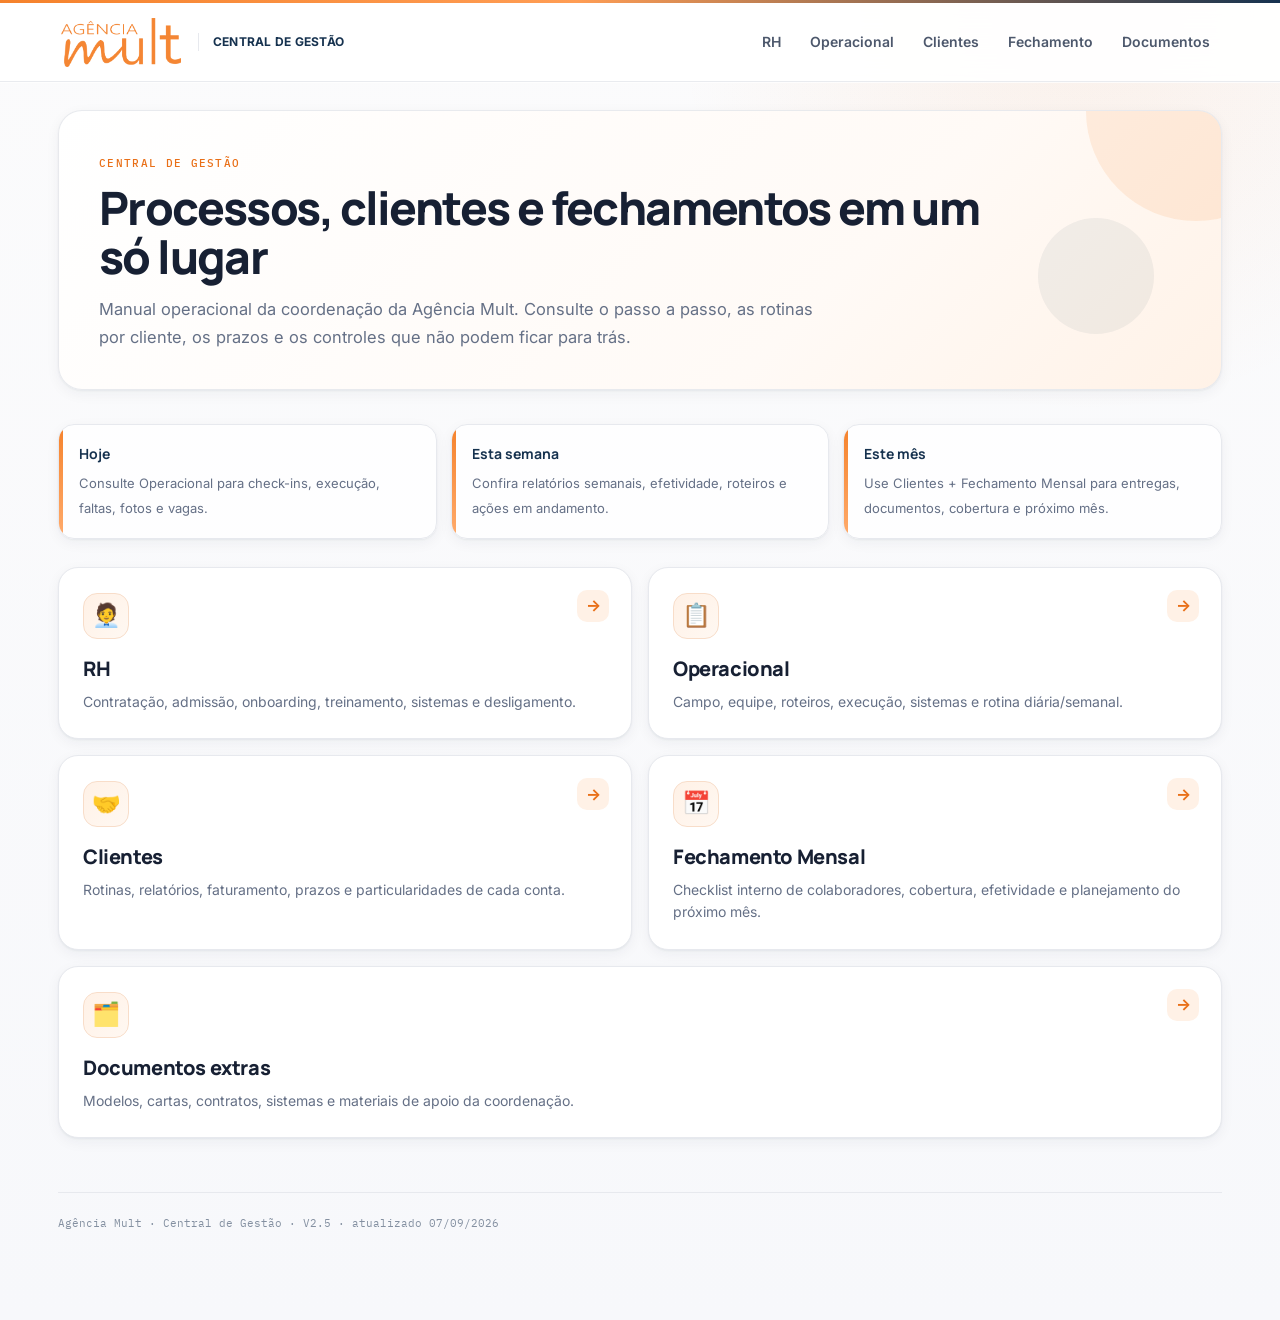
<file: index.html>
<!doctype html><html lang="pt-BR"><head><meta charset="utf-8"><meta name="viewport" content="width=device-width,initial-scale=1"><title>Central de Gestão — Agência Mult</title><link rel="stylesheet" href="assets/style.css"></head><body>
<nav class="top"><div class="wrap wide"><a class="brand brand-logo" href="index.html"><img src="assets/logo-agencia-mult.png" alt="Agência Mult"><span class="brand-title">Central de Gestão</span></a><div class="links"><a href="rh.html">RH</a><a href="operacional.html">Operacional</a><a href="clientes.html">Clientes</a><a href="fechamento-mensal.html">Fechamento</a><a href="documentos-extras.html">Documentos</a></div></div></nav>
<div class="wrap wide"><header class="page"><span class="eyebrow">Central de Gestão</span><h1>Processos, clientes e fechamentos em um só lugar</h1><p class="lead">Manual operacional da coordenação da Agência Mult. Consulte o passo a passo, as rotinas por cliente, os prazos e os controles que não podem ficar para trás.</p></header>
<div class="quick-grid"><div class="quick"><b>Hoje</b><span>Consulte Operacional para check-ins, execução, faltas, fotos e vagas.</span></div><div class="quick"><b>Esta semana</b><span>Confira relatórios semanais, efetividade, roteiros e ações em andamento.</span></div><div class="quick"><b>Este mês</b><span>Use Clientes + Fechamento Mensal para entregas, documentos, cobertura e próximo mês.</span></div></div>
<div class="home-grid five">
<a class="home-card" href="rh.html"><div class="icon">🧑‍💼</div><h2>RH</h2><p>Contratação, admissão, onboarding, treinamento, sistemas e desligamento.</p></a>
<a class="home-card" href="operacional.html"><div class="icon">📋</div><h2>Operacional</h2><p>Campo, equipe, roteiros, execução, sistemas e rotina diária/semanal.</p></a>
<a class="home-card" href="clientes.html"><div class="icon">🤝</div><h2>Clientes</h2><p>Rotinas, relatórios, faturamento, prazos e particularidades de cada conta.</p></a>
<a class="home-card" href="fechamento-mensal.html"><div class="icon">📅</div><h2>Fechamento Mensal</h2><p>Checklist interno de colaboradores, cobertura, efetividade e planejamento do próximo mês.</p></a>
<a class="home-card" href="documentos-extras.html"><div class="icon">🗂️</div><h2>Documentos extras</h2><p>Modelos, cartas, contratos, sistemas e materiais de apoio da coordenação.</p></a>
</div><footer class="page">Agência Mult · Central de Gestão · V2.5 · atualizado 07/09/2026</footer></div></body></html>
</file>
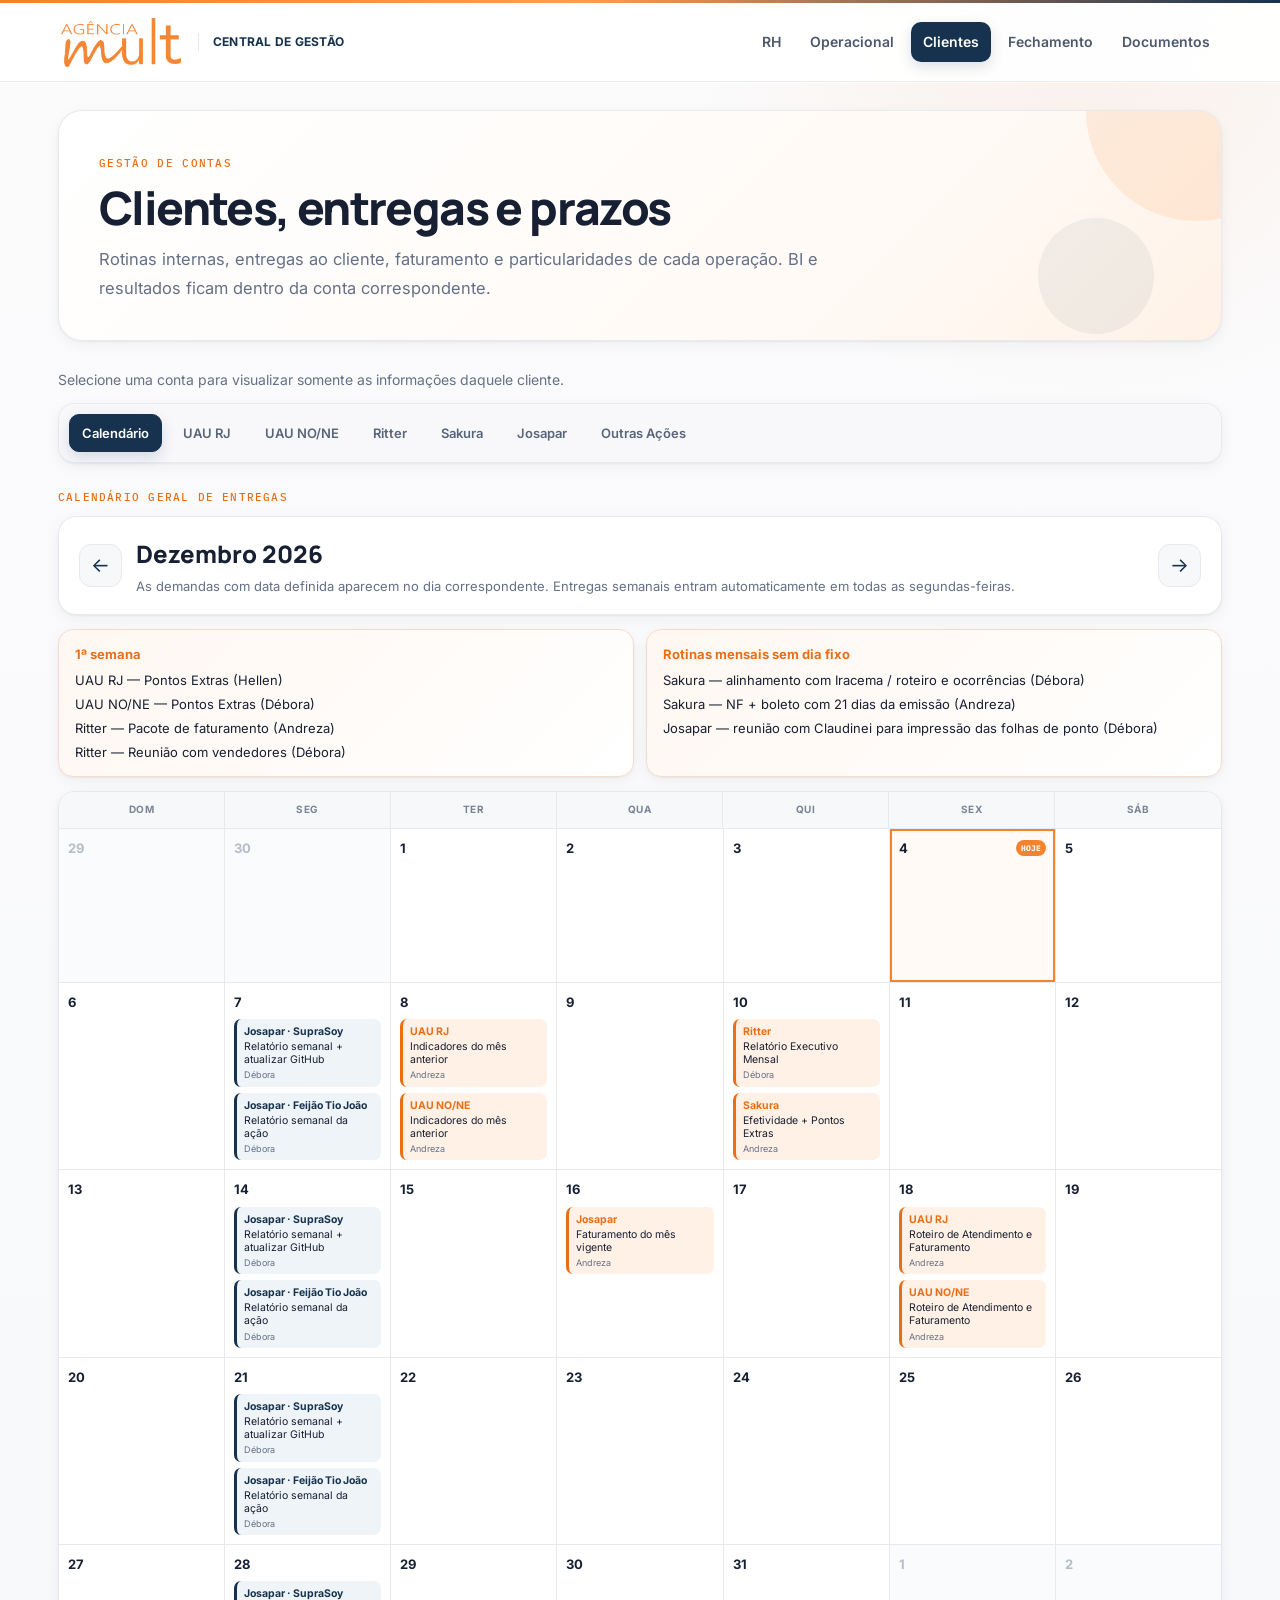
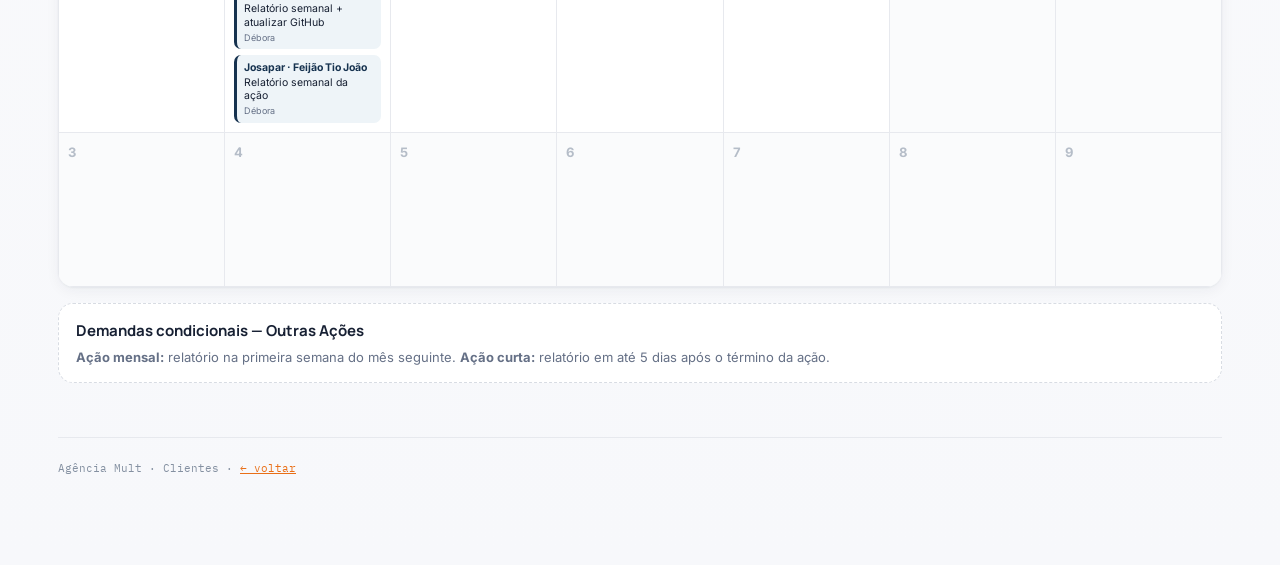
<file: clientes.html>
<!doctype html><html lang="pt-BR"><head><meta charset="utf-8"><meta name="viewport" content="width=device-width,initial-scale=1"><title>Clientes — Agência Mult</title><link rel="stylesheet" href="assets/style.css"></head><body>
<nav class="top"><div class="wrap wide"><a class="brand brand-logo" href="index.html"><img src="assets/logo-agencia-mult.png" alt="Agência Mult"><span class="brand-title">Central de Gestão</span></a><div class="links"><a href="rh.html">RH</a><a href="operacional.html">Operacional</a><a href="clientes.html" class="active">Clientes</a><a href="fechamento-mensal.html">Fechamento</a><a href="documentos-extras.html">Documentos</a></div></div></nav>
<div class="wrap wide"><header class="page"><span class="eyebrow">Gestão de contas</span><h1>Clientes, entregas e prazos</h1><p class="lead">Rotinas internas, entregas ao cliente, faturamento e particularidades de cada operação. BI e resultados ficam dentro da conta correspondente.</p></header>
<p class="client-hint">Selecione uma conta para visualizar somente as informações daquele cliente.</p><div class="client-nav" role="tablist" aria-label="Clientes"><a href="#calendario" class="active" role="tab">Calendário</a><a href="#uau-rj" role="tab">UAU RJ</a><a href="#uau-none" role="tab">UAU NO/NE</a><a href="#ritter" role="tab">Ritter</a><a href="#sakura" role="tab">Sakura</a><a href="#josapar" role="tab">Josapar</a><a href="#outras" role="tab">Outras Ações</a></div>
<section id="calendario" class="client-view active">
  <div class="section-label">Calendário geral de entregas</div>
  <div class="calendar-toolbar">
    <button type="button" class="calendar-btn" id="calPrev" aria-label="Mês anterior">←</button>
    <div>
      <h2 id="calendarTitle">Calendário</h2>
      <p>As demandas com data definida aparecem no dia correspondente. Entregas semanais entram automaticamente em todas as segundas-feiras.</p>
    </div>
    <button type="button" class="calendar-btn" id="calNext" aria-label="Próximo mês">→</button>
  </div>

  <div class="calendar-windows">
    <div class="calendar-window"><b>1ª semana</b><span>UAU RJ — Pontos Extras (Hellen)</span><span>UAU NO/NE — Pontos Extras (Débora)</span><span>Ritter — Pacote de faturamento (Andreza)</span><span>Ritter — Reunião com vendedores (Débora)</span></div>
    <div class="calendar-window"><b>Rotinas mensais sem dia fixo</b><span>Sakura — alinhamento com Iracema / roteiro e ocorrências (Débora)</span><span>Sakura — NF + boleto com 21 dias da emissão (Andreza)</span><span>Josapar — reunião com Claudinei para impressão das folhas de ponto (Débora)</span></div>
  </div>

  <div class="calendar-scroll">
    <div class="calendar-grid calendar-weekdays" aria-hidden="true">
      <div>DOM</div><div>SEG</div><div>TER</div><div>QUA</div><div>QUI</div><div>SEX</div><div>SÁB</div>
    </div>
    <div class="calendar-grid" id="calendarGrid" aria-live="polite"></div>
  </div>

  <div class="calendar-conditional">
    <h3>Demandas condicionais — Outras Ações</h3>
    <p><b>Ação mensal:</b> relatório na primeira semana do mês seguinte. <b>Ação curta:</b> relatório em até 5 dias após o término da ação.</p>
  </div>
</section>

<section id="uau-rj" class="client-card client-view"><h2>UAU RJ</h2><div class="meta"><span>Empresa: MULTI TRADE MARKETING</span><span>Redes: Guanabara · Atacadão · Prezunic · Mundial · Assaí · Megabox</span></div>
<div class="subcard"><h3>Indicadores</h3><p class="compact">Andreza · mensal · período do dia 1 ao último dia · <span class="deadline">envio até dia 08 do mês subsequente</span>. Fonte: Trade Pro. Atualizar base Indicadores UAU com caixas abertas por loja, turnover, ruptura e efetividade.</p></div>
<div class="subcard"><h3>Pontos Extras</h3><p class="compact">Hellen · mensal · <span class="deadline">1ª semana do mês subsequente</span>. Fotos do Trade Pro + grupos de WhatsApp. Gerar um PowerPoint separado por rede e enviar ao executivo responsável + André Bolzan.</p></div>
<div class="subcard"><h3>Roteiro de Atendimento e Faturamento</h3><p class="compact">Andreza · <span class="deadline">dia 18 do mês vigente</span>. Usar a base existente, conferir lojas/frequência/dias, identificar promotor somente pela matrícula do Trade Pro e calcular valor por loja. A soma das lojas deve ser exatamente igual ao valor da fatura. Enviar à UAU e emitir NFs somente após o OK.</p></div>
<div class="subcard"><h3>Power BI</h3><p class="compact">Atualização realizada por Gabriella com Felix. <span class="status-note">Escopo detalhado ainda a documentar.</span></p></div></section>

<section id="uau-none" class="client-card client-view"><h2>UAU NO/NE</h2><div class="meta"><span>Empresa: MULTI TRADE MARKETING</span></div><div class="subcard"><h3>Indicadores</h3><p class="compact">Andreza · mesmo padrão UAU RJ · <span class="deadline">até dia 08 do mês subsequente</span>.</p></div><div class="subcard"><h3>Pontos Extras</h3><p class="compact">Débora · <span class="deadline">1ª semana do mês subsequente</span>. Mesmo protocolo de coleta do RJ, porém em um único arquivo consolidado com todas as redes atendidas.</p></div><div class="subcard"><h3>Roteiro de Atendimento e Faturamento</h3><p class="compact">Andreza · <span class="deadline">dia 18 do mês vigente</span>.</p></div></section>

<section id="ritter" class="client-card client-view"><h2>Ritter</h2><div class="meta"><span>Empresa: MULTI TRADE MARKETING</span><span>Coordenação: Débora</span><span>Equipe: promotores exclusivos</span></div><div class="subcard"><h3>Pacote Mensal de Faturamento</h3><p class="compact">Andreza · 1ª semana do mês subsequente. Fatura Descritiva + boleto + NF + FGTS do mês anterior/comprovante + detalhamento da guia FGTS (RE) + INSS. Boleto com vencimento até dia 15.</p></div><div class="subcard"><h3>Relatório Executivo Mensal</h3><p class="compact">Débora · <span class="deadline">até dia 10 do mês subsequente</span>. Conteúdo fixo: Efetividade · Ocorrências · Pontos Extras.</p></div><div class="subcard"><h3>Reunião mensal</h3><p class="compact">Débora · agendar reunião com os vendedores na <span class="deadline">primeira semana do mês</span>.</p></div></section>

<section id="sakura" class="client-card client-view"><h2>Sakura</h2><div class="meta"><span>Empresa: MULTI TRADE MARKETING</span><span>Promotora: Bárbara</span><span>Vendedora: Iracema</span></div><div class="subcard"><h3>Alinhamento mensal</h3><p class="compact">Débora · conferir com Bárbara ocorrências/particularidades das lojas e alinhar com Iracema se o roteiro permanece igual ou precisa de alterações.</p></div><div class="subcard"><h3>Relatório Mensal</h3><p class="compact">Andreza · Efetividade + Pontos Extras · <span class="deadline">até dia 10 do mês subsequente</span>.</p></div><div class="subcard"><h3>Cobrança</h3><p class="compact">Andreza · enviar somente NF + boleto. O boleto tem prazo de 21 dias a partir da emissão. Não há fatura descritiva nem roteiro para faturamento.</p></div></section>

<section id="josapar" class="client-card client-view"><h2>Josapar</h2><div class="meta"><span>Empresa: FORMA TRADE MKT</span></div><div class="subcard"><h3>Promotores — Gestão DP/RH</h3><p class="compact">A Josapar faz a gestão operacional em sistema próprio, sem acesso da Agência Mult e sem participação da agência no grupo de fotos. A Mult atua principalmente em DP/RH, comunicação e campanhas pontuais.</p><ul class="compact"><li><b>Folha de ponto:</b> Débora agenda reunião mensal com Claudinei, que leva o notebook com acesso ao sistema para impressão das folhas do mês completo.</li></ul></div>
<div class="subcard"><h3>SupraSoy — 2 demonstradoras</h3><p class="compact">Débora · relatório toda segunda-feira. Demonstradoras preenchem Google Forms diariamente; Claudinei envia vendas reais da semana anterior; Débora reúne Excel do Forms + vendas + fotos do WhatsApp e envia ao chat de IA. A IA gera o PPT e os arquivos do relatório interativo. Revisar, enviar PPT, atualizar GitHub e validar o link publicado.</p></div>
<div class="subcard"><h3>Feijão Tio João — 1 demonstradora</h3><p class="compact">Débora · mesmo fluxo semanal: Excel do Google Forms + vendas reais do Claudinei + fotos → IA → revisão → PowerPoint → envio toda segunda-feira.</p></div>
<div class="subcard"><h3>Faturamento</h3><p class="compact">Andreza · <span class="deadline">dia 16 do mês vigente</span>. Preparar Excel da fatura → enviar para Claudinei validar → aguardar OK → providenciar NF → enviar por e-mail Excel aprovado + NF.</p></div></section>

<section id="outras" class="client-card client-view"><h2>Outras Ações / Novos Clientes</h2><div class="meta"><span>Exemplos: Segafredo · Banana Brasil · SuperGoma</span></div><p class="compact">Processo replicável para ações ainda não fixas. As demonstradoras preenchem Google Forms diariamente com informações da execução no PDV.</p><div class="subcard"><h3>Prazo de relatório</h3><ul class="compact"><li><b>Ação mensal:</b> envio na primeira semana do mês seguinte.</li><li><b>Ação curta:</b> envio em até 5 dias após o término.</li></ul></div><div class="subcard"><h3>Checklist de abertura</h3><ul class="check"><li>Definir cliente, marca/produto e empresa/CNPJ responsável</li><li>Definir período, lojas, equipe e coordenação responsável</li><li>Criar Google Forms da ação e testar</li><li>Criar grupo da ação com cliente e demonstradoras/promotores</li><li>Definir padrão de fotos e informações</li><li>Confirmar como serão recebidas as vendas reais, quando aplicável</li><li>Definir prazo e destinatários do relatório</li><li>Checar com o cliente sobre treinamento de produto e organizar quando aplicável</li></ul></div></section>
<footer class="page">Agência Mult · Clientes · <a href="index.html">← voltar</a></footer></div><script>
(function(){
  const tabs = Array.from(document.querySelectorAll('.client-nav a'));
  const views = Array.from(document.querySelectorAll('.client-view'));
  function showView(id, updateHash){
    if(!document.getElementById(id)) id = 'calendario';
    views.forEach(v => v.classList.toggle('active', v.id === id));
    tabs.forEach(t => {
      const on = t.getAttribute('href') === '#' + id;
      t.classList.toggle('active', on);
      t.setAttribute('aria-selected', on ? 'true' : 'false');
    });
    if(updateHash && history.replaceState){ history.replaceState(null, '', '#' + id); }
    window.scrollTo({top:0, behavior:'smooth'});
  }
  tabs.forEach(tab => tab.addEventListener('click', function(e){
    e.preventDefault();
    showView(this.getAttribute('href').slice(1), true);
  }));
  const initial = location.hash ? location.hash.slice(1) : 'calendario';
  showView(initial, false);

  const monthlyEvents = {
    8: [
      {client:'UAU RJ', task:'Indicadores do mês anterior', owner:'Andreza'},
      {client:'UAU NO/NE', task:'Indicadores do mês anterior', owner:'Andreza'}
    ],
    10: [
      {client:'Ritter', task:'Relatório Executivo Mensal', owner:'Débora'},
      {client:'Sakura', task:'Efetividade + Pontos Extras', owner:'Andreza'}
    ],
    16: [{client:'Josapar', task:'Faturamento do mês vigente', owner:'Andreza'}],
    18: [
      {client:'UAU RJ', task:'Roteiro de Atendimento e Faturamento', owner:'Andreza'},
      {client:'UAU NO/NE', task:'Roteiro de Atendimento e Faturamento', owner:'Andreza'}
    ]
  };
  const mondayEvents = [
    {client:'Josapar · SupraSoy', task:'Relatório semanal + atualizar GitHub', owner:'Débora'},
    {client:'Josapar · Feijão Tio João', task:'Relatório semanal da ação', owner:'Débora'}
  ];

  const title = document.getElementById('calendarTitle');
  const grid = document.getElementById('calendarGrid');
  const prev = document.getElementById('calPrev');
  const next = document.getElementById('calNext');
  const monthNames = ['Janeiro','Fevereiro','Março','Abril','Maio','Junho','Julho','Agosto','Setembro','Outubro','Novembro','Dezembro'];
  const now = new Date();
  let viewYear = now.getFullYear();
  let viewMonth = now.getMonth();

  function esc(v){ return String(v).replace(/[&<>"']/g, c => ({'&':'&amp;','<':'&lt;','>':'&gt;','"':'&quot;',"'":'&#39;'}[c])); }
  function eventHTML(e, kind){
    return '<div class="cal-event '+(kind||'')+'"><b>'+esc(e.client)+'</b><span>'+esc(e.task)+'</span><small>'+esc(e.owner)+'</small></div>';
  }
  function renderCalendar(){
    if(!grid || !title) return;
    title.textContent = monthNames[viewMonth] + ' ' + viewYear;
    grid.innerHTML = '';
    const first = new Date(viewYear, viewMonth, 1);
    const lastDay = new Date(viewYear, viewMonth + 1, 0).getDate();
    const startDay = first.getDay();
    const prevLast = new Date(viewYear, viewMonth, 0).getDate();
    const totalCells = 42;
    for(let i=0;i<totalCells;i++){
      const dayNum = i - startDay + 1;
      const cell = document.createElement('div');
      cell.className = 'calendar-day';
      let d, inMonth = true;
      if(dayNum < 1){ d = prevLast + dayNum; inMonth = false; }
      else if(dayNum > lastDay){ d = dayNum - lastDay; inMonth = false; }
      else d = dayNum;
      if(!inMonth) cell.classList.add('outside');
      const date = new Date(viewYear, viewMonth, dayNum);
      const isToday = inMonth && d===now.getDate() && viewMonth===now.getMonth() && viewYear===now.getFullYear();
      if(isToday) cell.classList.add('today');
      cell.innerHTML = '<div class="calendar-date">'+d+(isToday?'<span>hoje</span>':'')+'</div>';
      if(inMonth){
        let html='';
        if(date.getDay()===1) mondayEvents.forEach(e => html += eventHTML(e,'weekly'));
        if(monthlyEvents[d]) monthlyEvents[d].forEach(e => html += eventHTML(e,'deadline-event'));
        if(html) cell.insertAdjacentHTML('beforeend','<div class="calendar-events">'+html+'</div>');
      }
      grid.appendChild(cell);
    }
  }
  if(prev) prev.addEventListener('click',()=>{ viewMonth--; if(viewMonth<0){viewMonth=11;viewYear--;} renderCalendar(); });
  if(next) next.addEventListener('click',()=>{ viewMonth++; if(viewMonth>11){viewMonth=0;viewYear++;} renderCalendar(); });
  renderCalendar();
})();
</script></body></html>
</file>
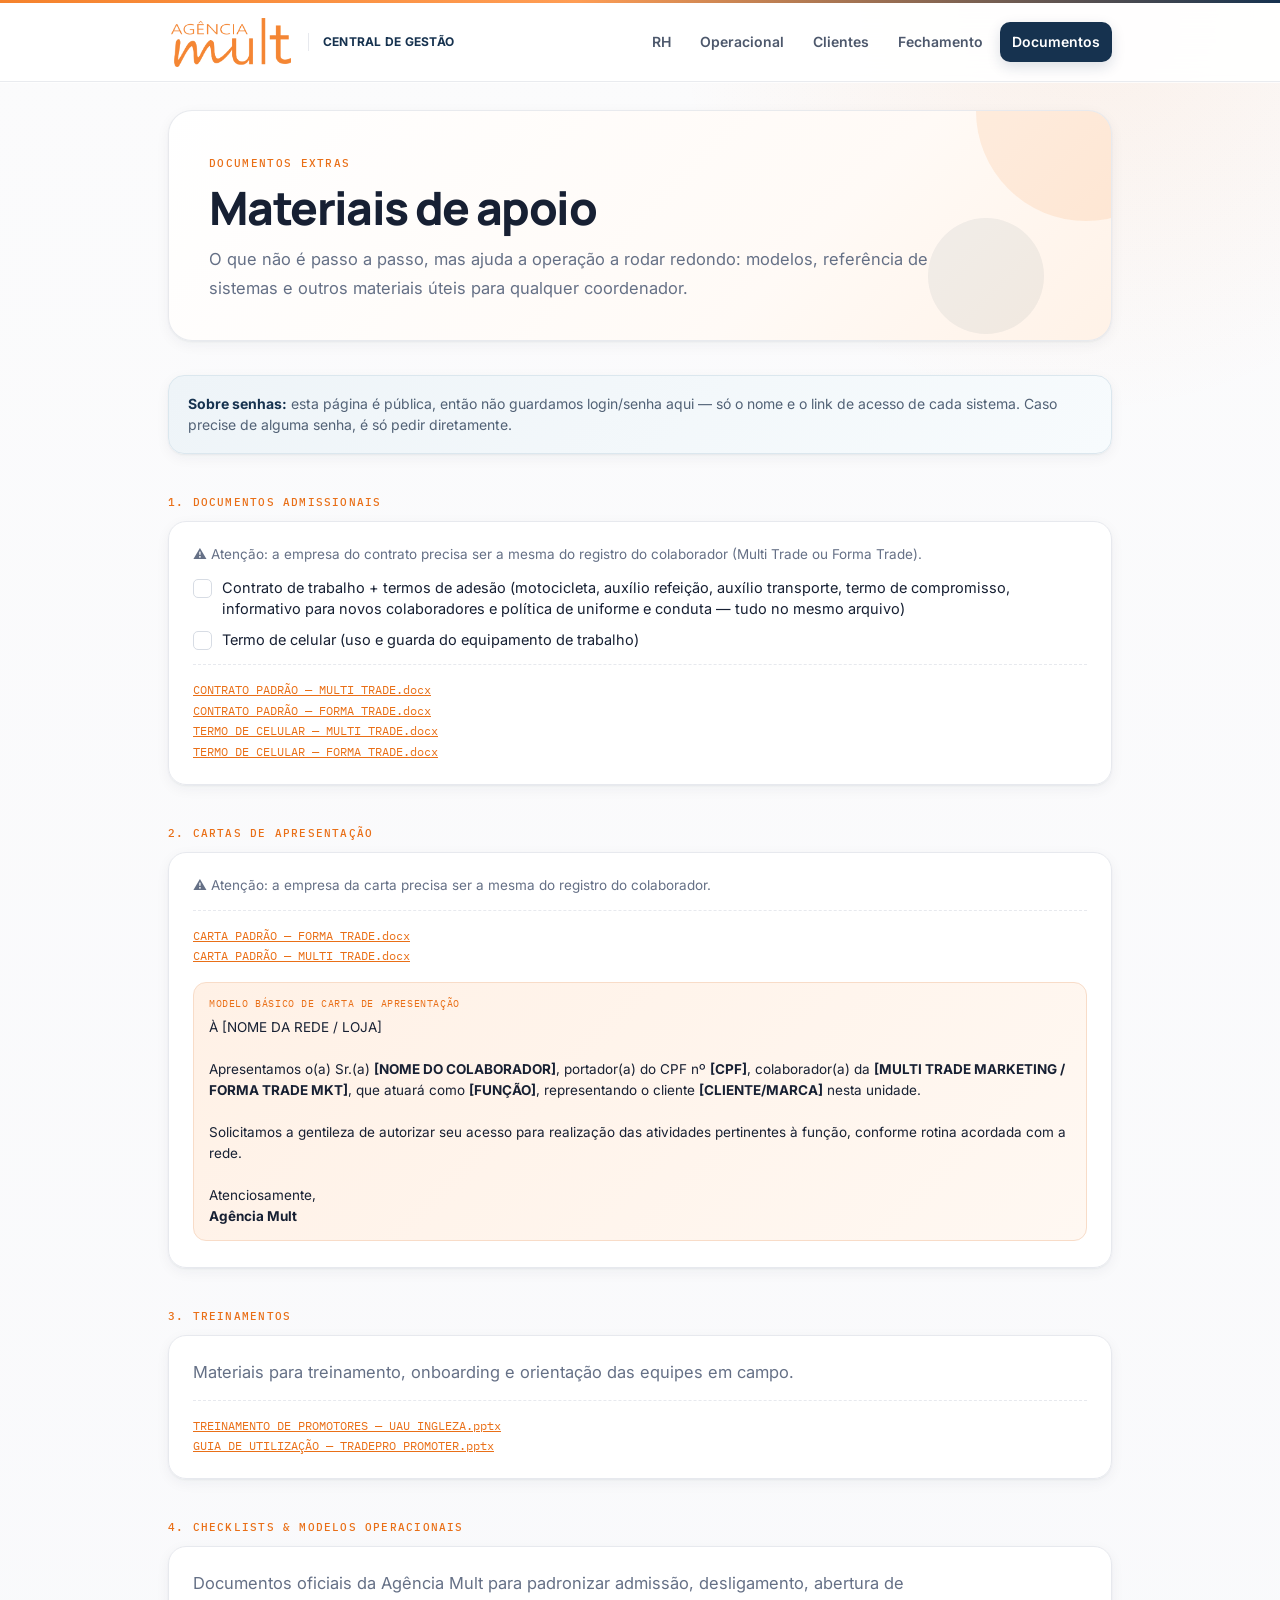
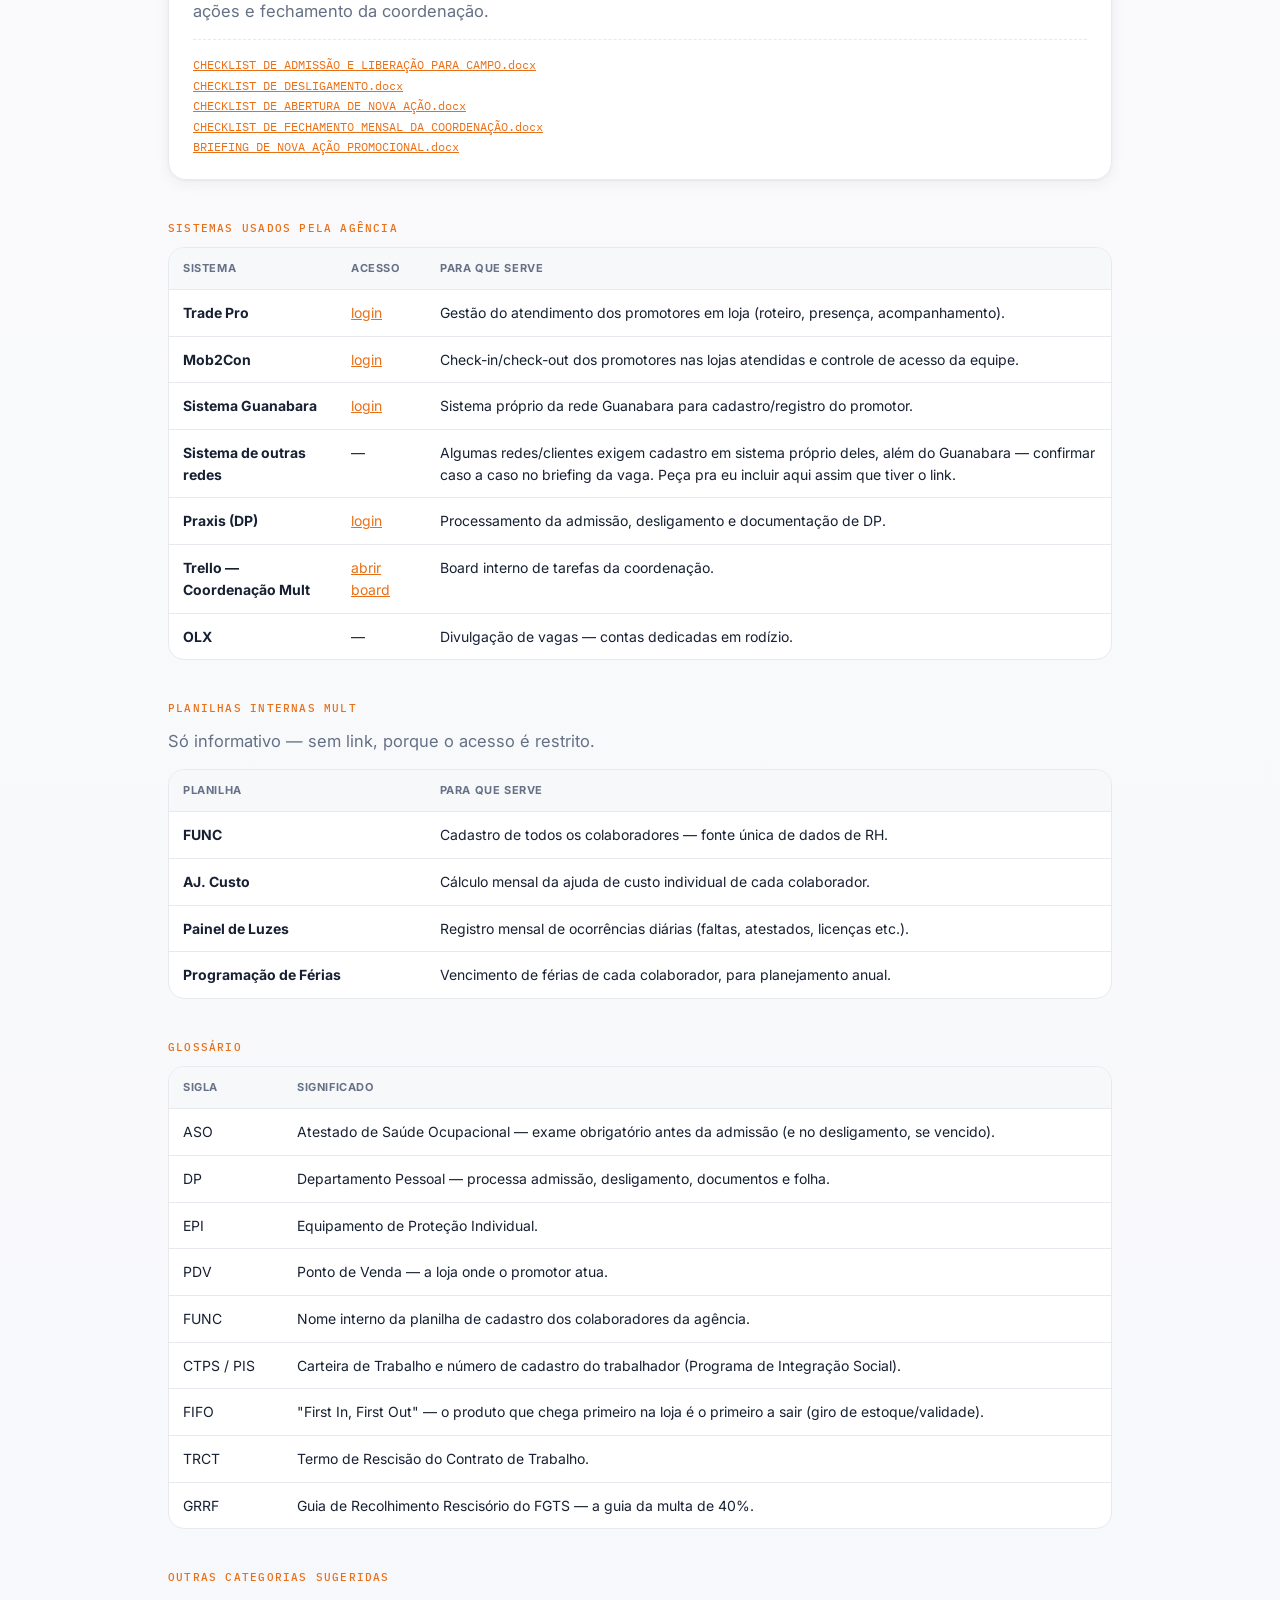
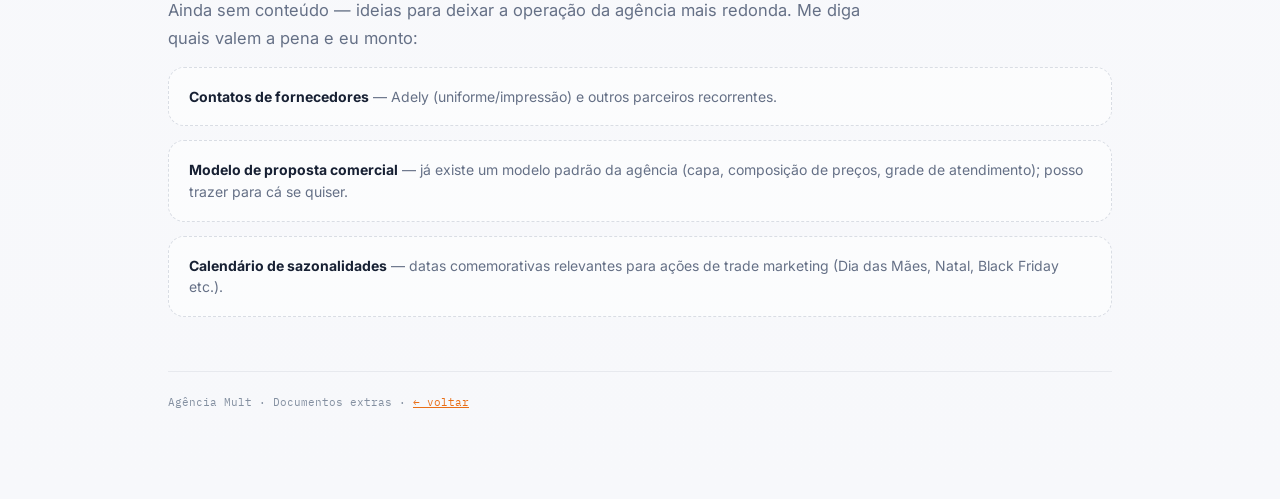
<file: documentos-extras.html>
<!doctype html>
<html lang="pt-BR">
<head>
<meta charset="utf-8">
<meta name="viewport" content="width=device-width, initial-scale=1">
<title>Documentos extras — Processos Agência Mult</title>
<link rel="stylesheet" href="assets/style.css">
</head>
<body>

<nav class="top"><div class="wrap"><a class="brand brand-logo" href="index.html"><img src="assets/logo-agencia-mult.png" alt="Agência Mult"><span class="brand-title">Central de Gestão</span></a><div class="links"><a href="rh.html">RH</a><a href="operacional.html">Operacional</a><a href="clientes.html">Clientes</a><a href="fechamento-mensal.html">Fechamento</a><a href="documentos-extras.html" class="active">Documentos</a></div></div></nav>

<div class="wrap">
  <header class="page">
    <span class="eyebrow">Documentos extras</span>
    <h1>Materiais de apoio</h1>
    <p class="lead">O que não é passo a passo, mas ajuda a operação a rodar redondo: modelos, referência de sistemas e outros materiais úteis para qualquer coordenador.</p>
  </header>

  <div class="callout"><b>Sobre senhas:</b> esta página é pública, então não guardamos login/senha aqui — só o nome e o link de acesso de cada sistema. Caso precise de alguma senha, é só pedir diretamente.</div>

  <div class="section-label">1. Documentos admissionais</div>
  <div class="step">
    <p class="note">⚠ Atenção: a empresa do contrato precisa ser a mesma do registro do colaborador (Multi Trade ou Forma Trade).</p>
    <ul class="check">
      <li>Contrato de trabalho + termos de adesão (motocicleta, auxílio refeição, auxílio transporte, termo de compromisso, informativo para novos colaboradores e política de uniforme e conduta — tudo no mesmo arquivo)</li>
      <li>Termo de celular (uso e guarda do equipamento de trabalho)</li>
    </ul>
    <div class="files">
      <a href="modelos/documentos-extras/contrato-padrao-multi-trade.docx">CONTRATO PADRÃO — MULTI TRADE.docx</a><br>
      <a href="modelos/documentos-extras/contrato-padrao-forma-trade.docx">CONTRATO PADRÃO — FORMA TRADE.docx</a><br>
      <a href="modelos/documentos-extras/termo-de-celular-multi-trade.docx">TERMO DE CELULAR — MULTI TRADE.docx</a><br>
      <a href="modelos/documentos-extras/termo-de-celular-forma-trade.docx">TERMO DE CELULAR — FORMA TRADE.docx</a>
    </div>
  </div>

  <div class="section-label">2. Cartas de Apresentação</div>
  <div class="step">
    <p class="note">⚠ Atenção: a empresa da carta precisa ser a mesma do registro do colaborador.</p>
    <div class="files">
      <a href="modelos/documentos-extras/carta-padrao-forma-trade.docx">CARTA PADRÃO — FORMA TRADE.docx</a><br>
      <a href="modelos/documentos-extras/carta-padrao-multi-trade.docx">CARTA PADRÃO — MULTI TRADE.docx</a>
    </div>
    <div id="modelo-carta-basica" class="msg" style="margin-top:16px"><span class="msg-label">Modelo básico de carta de apresentação</span>À [NOME DA REDE / LOJA]<br><br>Apresentamos o(a) Sr.(a) <b>[NOME DO COLABORADOR]</b>, portador(a) do CPF nº <b>[CPF]</b>, colaborador(a) da <b>[MULTI TRADE MARKETING / FORMA TRADE MKT]</b>, que atuará como <b>[FUNÇÃO]</b>, representando o cliente <b>[CLIENTE/MARCA]</b> nesta unidade.<br><br>Solicitamos a gentileza de autorizar seu acesso para realização das atividades pertinentes à função, conforme rotina acordada com a rede.<br><br>Atenciosamente,<br><b>Agência Mult</b></div>
  </div>

  <div class="section-label">3. Treinamentos</div>
  <div class="step" id="treinamento-sistema">
    <p class="lead" style="margin-bottom:14px">Materiais para treinamento, onboarding e orientação das equipes em campo.</p>
    <div class="files">
      <a href="modelos/treinamentos/Treinamento-Promotores-UAU-Ingleza.pptx">TREINAMENTO DE PROMOTORES — UAU INGLEZA.pptx</a><br>
      <a href="modelos/treinamentos/Guia-TradePRO-Promoter-Agencia-Mult.pptx">GUIA DE UTILIZAÇÃO — TRADEPRO PROMOTER.pptx</a><br>
    </div>
  </div>

  <div class="section-label">4. Checklists &amp; Modelos Operacionais</div>
  <div class="step">
    <p class="lead" style="margin-bottom:14px">Documentos oficiais da Agência Mult para padronizar admissão, desligamento, abertura de ações e fechamento da coordenação.</p>
    <div class="files">
      <a href="modelos/checklists-modelos-operacionais/01_Checklist_Admissao_Liberacao_Campo.docx">CHECKLIST DE ADMISSÃO E LIBERAÇÃO PARA CAMPO.docx</a><br>
      <a href="modelos/checklists-modelos-operacionais/02_Checklist_Desligamento.docx">CHECKLIST DE DESLIGAMENTO.docx</a><br>
      <a href="modelos/checklists-modelos-operacionais/03_Checklist_Abertura_Nova_Acao.docx">CHECKLIST DE ABERTURA DE NOVA AÇÃO.docx</a><br>
      <a href="modelos/checklists-modelos-operacionais/04_Checklist_Fechamento_Mensal_Coordenacao.docx">CHECKLIST DE FECHAMENTO MENSAL DA COORDENAÇÃO.docx</a><br>
      <a href="modelos/checklists-modelos-operacionais/05_Briefing_Nova_Acao_Promocional.docx">BRIEFING DE NOVA AÇÃO PROMOCIONAL.docx</a>
    </div>
  </div>

  <div class="section-label">Sistemas usados pela agência</div>
  <table class="ref">
    <tr><th>Sistema</th><th>Acesso</th><th>Para que serve</th></tr>
    <tr><td><b>Trade Pro</b></td><td><a href="https://agenciamult.tradepro.com.br/agenciamult/login.jsf">login</a></td><td>Gestão do atendimento dos promotores em loja (roteiro, presença, acompanhamento).</td></tr>
    <tr><td><b>Mob2Con</b></td><td><a href="https://app.mob2con.com.br/#/">login</a></td><td>Check-in/check-out dos promotores nas lojas atendidas e controle de acesso da equipe.</td></tr>
    <tr><td><b>Sistema Guanabara</b></td><td><a href="https://promoter-front-laivon.vercel.app/auth/login">login</a></td><td>Sistema próprio da rede Guanabara para cadastro/registro do promotor.</td></tr>
    <tr><td><b>Sistema de outras redes</b></td><td>—</td><td>Algumas redes/clientes exigem cadastro em sistema próprio deles, além do Guanabara — confirmar caso a caso no briefing da vaga. Peça pra eu incluir aqui assim que tiver o link.</td></tr>
    <tr><td><b>Praxis (DP)</b></td><td><a href="https://vip.acessorias.com/praxisassessoriacontabil">login</a></td><td>Processamento da admissão, desligamento e documentação de DP.</td></tr>
    <tr><td><b>Trello — Coordenação Mult</b></td><td><a href="https://trello.com/b/DCP1p4Sr/coordena%C3%A7%C3%A3o-mult">abrir board</a></td><td>Board interno de tarefas da coordenação.</td></tr>
    <tr><td><b>OLX</b></td><td>—</td><td>Divulgação de vagas — contas dedicadas em rodízio.</td></tr>
  </table>

  <div class="section-label">Planilhas internas Mult</div>
  <p class="lead" style="margin-bottom:14px">Só informativo — sem link, porque o acesso é restrito.</p>
  <table class="ref">
    <tr><th>Planilha</th><th>Para que serve</th></tr>
    <tr><td><b>FUNC</b></td><td>Cadastro de todos os colaboradores — fonte única de dados de RH.</td></tr>
    <tr><td><b>AJ. Custo</b></td><td>Cálculo mensal da ajuda de custo individual de cada colaborador.</td></tr>
    <tr><td><b>Painel de Luzes</b></td><td>Registro mensal de ocorrências diárias (faltas, atestados, licenças etc.).</td></tr>
    <tr><td><b>Programação de Férias</b></td><td>Vencimento de férias de cada colaborador, para planejamento anual.</td></tr>
  </table>

  <div class="section-label">Glossário</div>
  <table class="ref">
    <tr><th>Sigla</th><th>Significado</th></tr>
    <tr><td>ASO</td><td>Atestado de Saúde Ocupacional — exame obrigatório antes da admissão (e no desligamento, se vencido).</td></tr>
    <tr><td>DP</td><td>Departamento Pessoal — processa admissão, desligamento, documentos e folha.</td></tr>
    <tr><td>EPI</td><td>Equipamento de Proteção Individual.</td></tr>
    <tr><td>PDV</td><td>Ponto de Venda — a loja onde o promotor atua.</td></tr>
    <tr><td>FUNC</td><td>Nome interno da planilha de cadastro dos colaboradores da agência.</td></tr>
    <tr><td>CTPS / PIS</td><td>Carteira de Trabalho e número de cadastro do trabalhador (Programa de Integração Social).</td></tr>
    <tr><td>FIFO</td><td>"First In, First Out" — o produto que chega primeiro na loja é o primeiro a sair (giro de estoque/validade).</td></tr>
    <tr><td>TRCT</td><td>Termo de Rescisão do Contrato de Trabalho.</td></tr>
    <tr><td>GRRF</td><td>Guia de Recolhimento Rescisório do FGTS — a guia da multa de 40%.</td></tr>
  </table>

  <div class="section-label">Outras categorias sugeridas</div>
  <p class="lead" style="margin-bottom:14px">Ainda sem conteúdo — ideias para deixar a operação da agência mais redonda. Me diga quais valem a pena e eu monto:</p>
  <div class="placeholder"><b>Contatos de fornecedores</b> — Adely (uniforme/impressão) e outros parceiros recorrentes.</div>
  <div class="placeholder"><b>Modelo de proposta comercial</b> — já existe um modelo padrão da agência (capa, composição de preços, grade de atendimento); posso trazer para cá se quiser.</div>
  <div class="placeholder"><b>Calendário de sazonalidades</b> — datas comemorativas relevantes para ações de trade marketing (Dia das Mães, Natal, Black Friday etc.).</div>

  <footer class="page">Agência Mult · Documentos extras · <a href="index.html">← voltar</a></footer>
</div>

</body>
</html>
</file>
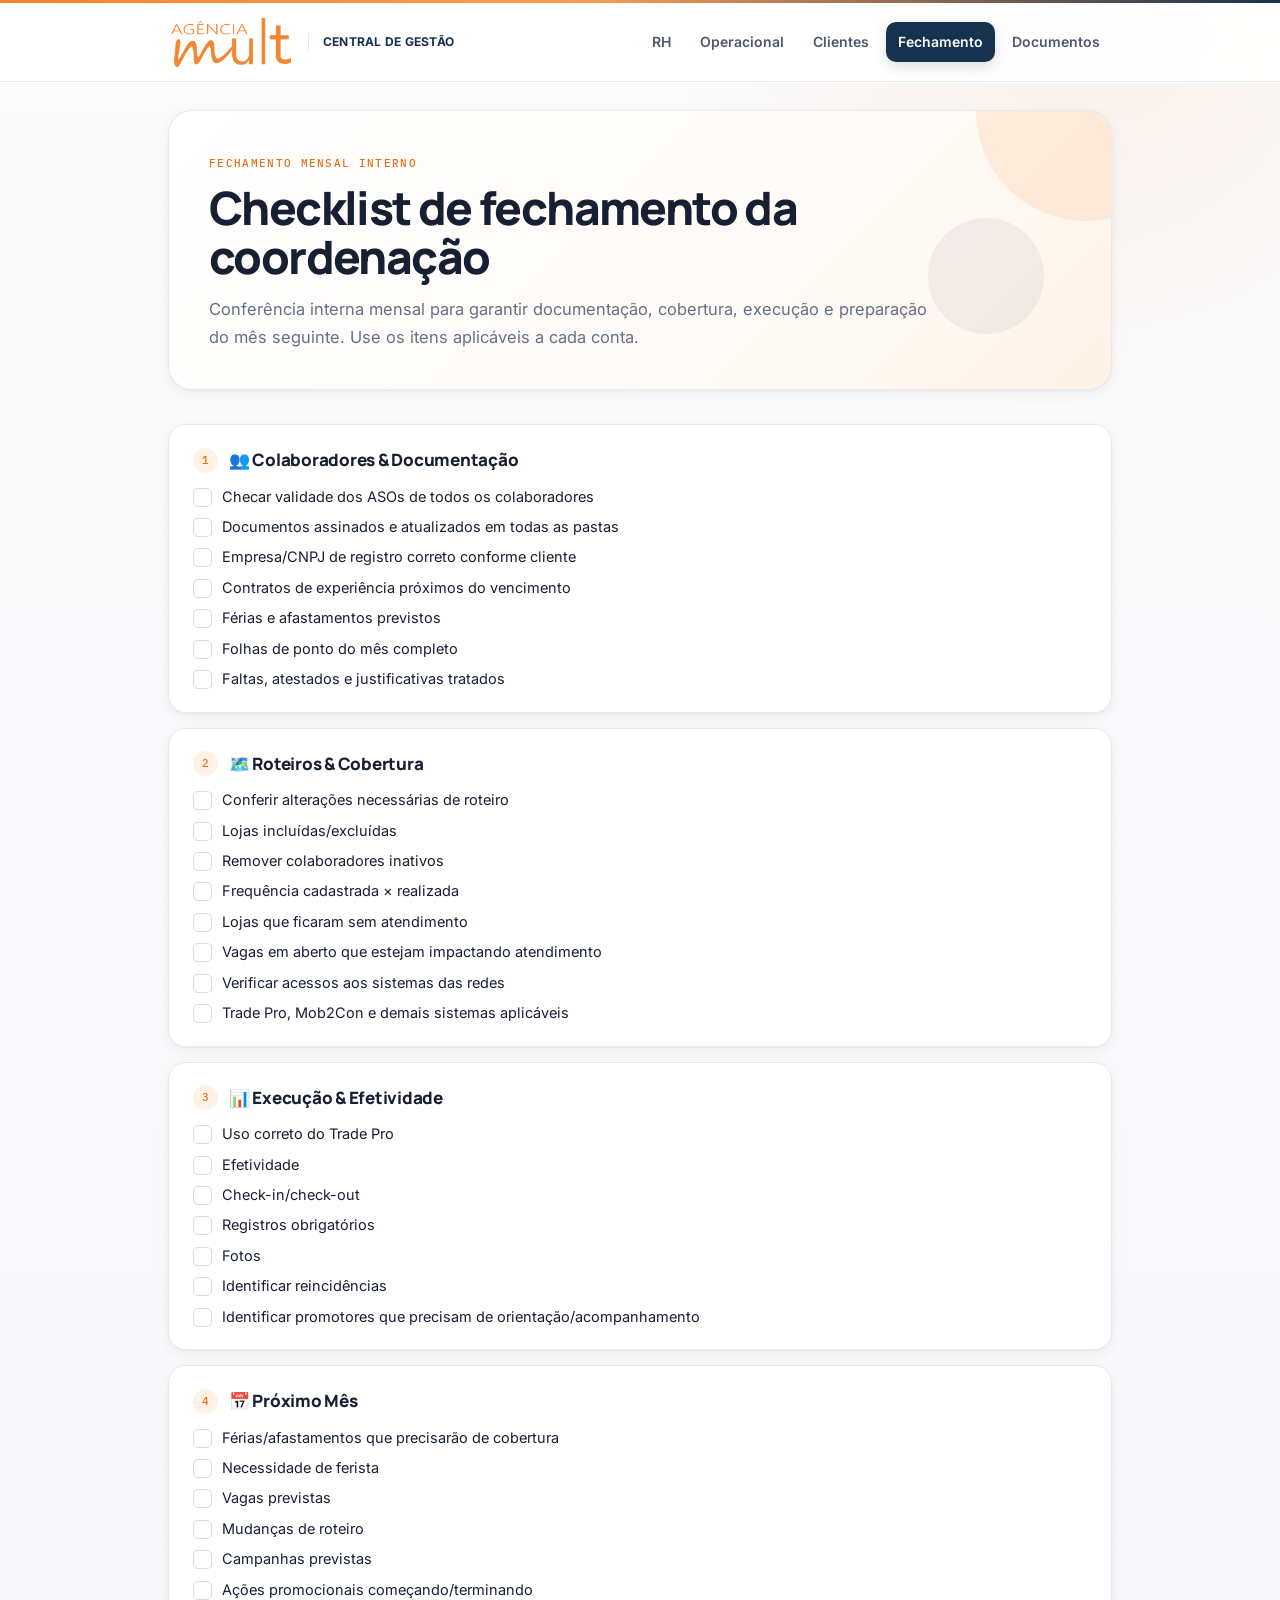
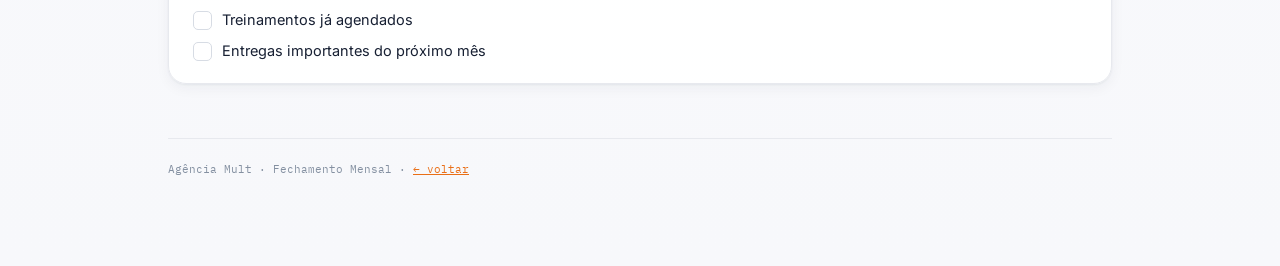
<file: fechamento-mensal.html>
<!doctype html><html lang="pt-BR"><head><meta charset="utf-8"><meta name="viewport" content="width=device-width,initial-scale=1"><title>Fechamento Mensal — Agência Mult</title><link rel="stylesheet" href="assets/style.css"></head><body>
<nav class="top"><div class="wrap"><a class="brand brand-logo" href="index.html"><img src="assets/logo-agencia-mult.png" alt="Agência Mult"><span class="brand-title">Central de Gestão</span></a><div class="links"><a href="rh.html">RH</a><a href="operacional.html">Operacional</a><a href="clientes.html">Clientes</a><a href="fechamento-mensal.html" class="active">Fechamento</a><a href="documentos-extras.html">Documentos</a></div></div></nav>
<div class="wrap"><header class="page"><span class="eyebrow">Fechamento mensal interno</span><h1>Checklist de fechamento da coordenação</h1><p class="lead">Conferência interna mensal para garantir documentação, cobertura, execução e preparação do mês seguinte. Use os itens aplicáveis a cada conta.</p></header>
<div class="step"><div class="step-head"><span class="step-num">1</span><h3>👥 Colaboradores & Documentação</h3></div><ul class="check"><li>Checar validade dos ASOs de todos os colaboradores</li><li>Documentos assinados e atualizados em todas as pastas</li><li>Empresa/CNPJ de registro correto conforme cliente</li><li>Contratos de experiência próximos do vencimento</li><li>Férias e afastamentos previstos</li><li>Folhas de ponto do mês completo</li><li>Faltas, atestados e justificativas tratados</li></ul></div>
<div class="step"><div class="step-head"><span class="step-num">2</span><h3>🗺️ Roteiros & Cobertura</h3></div><ul class="check"><li>Conferir alterações necessárias de roteiro</li><li>Lojas incluídas/excluídas</li><li>Remover colaboradores inativos</li><li>Frequência cadastrada × realizada</li><li>Lojas que ficaram sem atendimento</li><li>Vagas em aberto que estejam impactando atendimento</li><li>Verificar acessos aos sistemas das redes</li><li>Trade Pro, Mob2Con e demais sistemas aplicáveis</li></ul></div>
<div class="step"><div class="step-head"><span class="step-num">3</span><h3>📊 Execução & Efetividade</h3></div><ul class="check"><li>Uso correto do Trade Pro</li><li>Efetividade</li><li>Check-in/check-out</li><li>Registros obrigatórios</li><li>Fotos</li><li>Identificar reincidências</li><li>Identificar promotores que precisam de orientação/acompanhamento</li></ul></div>
<div class="step"><div class="step-head"><span class="step-num">4</span><h3>📅 Próximo Mês</h3></div><ul class="check"><li>Férias/afastamentos que precisarão de cobertura</li><li>Necessidade de ferista</li><li>Vagas previstas</li><li>Mudanças de roteiro</li><li>Campanhas previstas</li><li>Ações promocionais começando/terminando</li><li>Treinamentos já agendados</li><li>Entregas importantes do próximo mês</li></ul></div>
<footer class="page">Agência Mult · Fechamento Mensal · <a href="index.html">← voltar</a></footer></div></body></html>
</file>
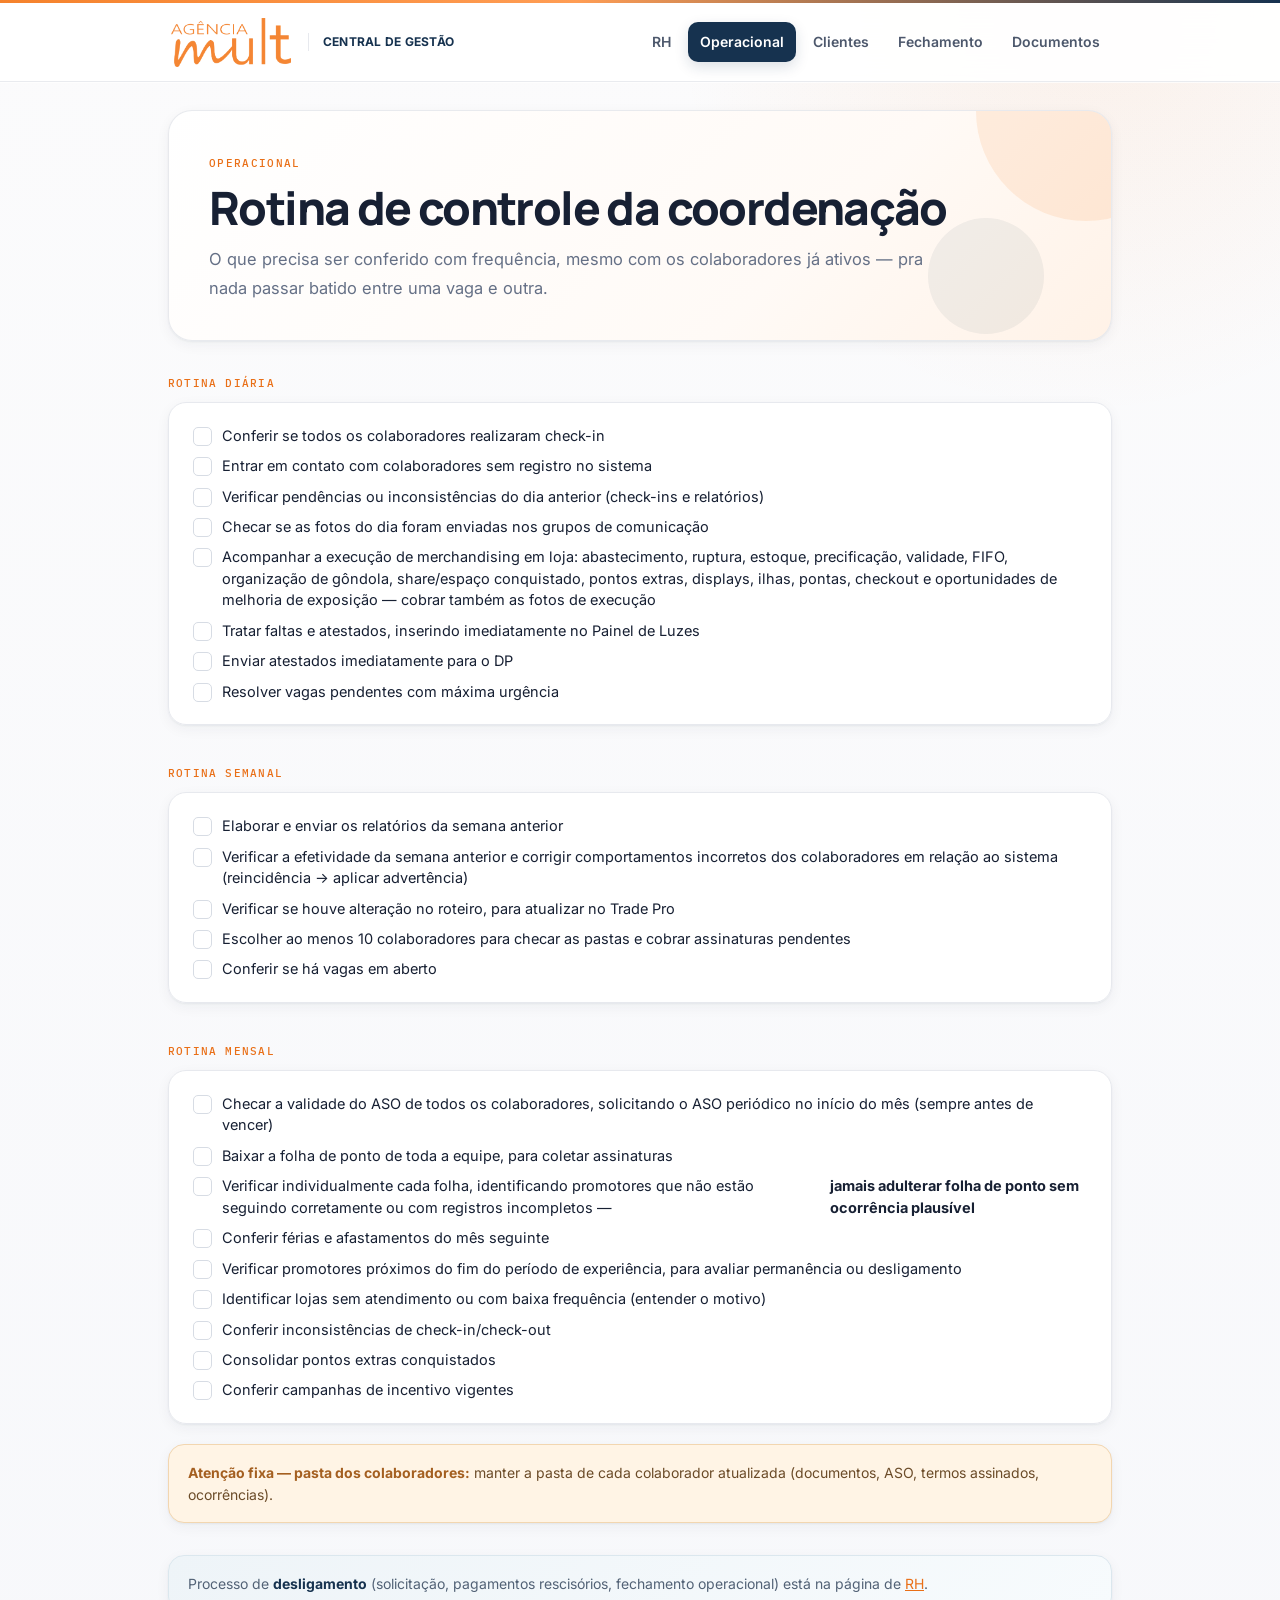
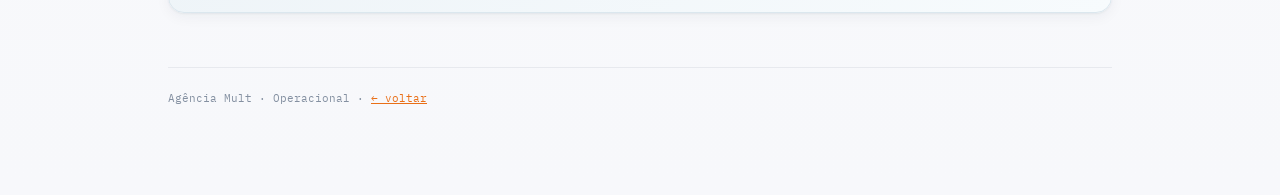
<file: operacional.html>
<!doctype html>
<html lang="pt-BR">
<head>
<meta charset="utf-8">
<meta name="viewport" content="width=device-width, initial-scale=1">
<title>Operacional — Processos Agência Mult</title>
<link rel="stylesheet" href="assets/style.css">
</head>
<body>

<nav class="top"><div class="wrap"><a class="brand brand-logo" href="index.html"><img src="assets/logo-agencia-mult.png" alt="Agência Mult"><span class="brand-title">Central de Gestão</span></a><div class="links"><a href="rh.html">RH</a><a href="operacional.html" class="active">Operacional</a><a href="clientes.html">Clientes</a><a href="fechamento-mensal.html">Fechamento</a><a href="documentos-extras.html">Documentos</a></div></div></nav>

<div class="wrap">
  <header class="page">
    <span class="eyebrow">Operacional</span>
    <h1>Rotina de controle da coordenação</h1>
    <p class="lead">O que precisa ser conferido com frequência, mesmo com os colaboradores já ativos — pra nada passar batido entre uma vaga e outra.</p>
  </header>

  <div class="section-label">Rotina Diária</div>

  <div class="step">
    <ul class="check">
      <li>Conferir se todos os colaboradores realizaram check-in</li>
      <li>Entrar em contato com colaboradores sem registro no sistema</li>
      <li>Verificar pendências ou inconsistências do dia anterior (check-ins e relatórios)</li>
      <li>Checar se as fotos do dia foram enviadas nos grupos de comunicação</li>
      <li>Acompanhar a execução de merchandising em loja: abastecimento, ruptura, estoque, precificação, validade, FIFO, organização de gôndola, share/espaço conquistado, pontos extras, displays, ilhas, pontas, checkout e oportunidades de melhoria de exposição — cobrar também as fotos de execução</li>
      <li>Tratar faltas e atestados, inserindo imediatamente no Painel de Luzes</li>
      <li>Enviar atestados imediatamente para o DP</li>
      <li>Resolver vagas pendentes com máxima urgência</li>
    </ul>
  </div>

  <div class="section-label">Rotina Semanal</div>

  <div class="step">
    <ul class="check">
      <li>Elaborar e enviar os relatórios da semana anterior</li>
      <li>Verificar a efetividade da semana anterior e corrigir comportamentos incorretos dos colaboradores em relação ao sistema (reincidência → aplicar advertência)</li>
      <li>Verificar se houve alteração no roteiro, para atualizar no Trade Pro</li>
      <li>Escolher ao menos 10 colaboradores para checar as pastas e cobrar assinaturas pendentes</li>
      <li>Conferir se há vagas em aberto</li>
    </ul>
  </div>

  <div class="section-label">Rotina Mensal</div>

  <div class="step">
    <ul class="check">
      <li>Checar a validade do ASO de todos os colaboradores, solicitando o ASO periódico no início do mês (sempre antes de vencer)</li>
      <li>Baixar a folha de ponto de toda a equipe, para coletar assinaturas</li>
      <li>Verificar individualmente cada folha, identificando promotores que não estão seguindo corretamente ou com registros incompletos — <b>jamais adulterar folha de ponto sem ocorrência plausível</b></li>
      <li>Conferir férias e afastamentos do mês seguinte</li>
      <li>Verificar promotores próximos do fim do período de experiência, para avaliar permanência ou desligamento</li>
      <li>Identificar lojas sem atendimento ou com baixa frequência (entender o motivo)</li>
      <li>Conferir inconsistências de check-in/check-out</li>
      <li>Consolidar pontos extras conquistados</li>
      <li>Conferir campanhas de incentivo vigentes</li>
    </ul>
  </div>

  <div class="callout warn"><b>Atenção fixa — pasta dos colaboradores:</b> manter a pasta de cada colaborador atualizada (documentos, ASO, termos assinados, ocorrências).</div>

  <div class="callout">Processo de <b>desligamento</b> (solicitação, pagamentos rescisórios, fechamento operacional) está na página de <a href="rh.html">RH</a>.</div>

  <footer class="page">Agência Mult · Operacional · <a href="index.html">← voltar</a></footer>
</div>

</body>
</html>
</file>
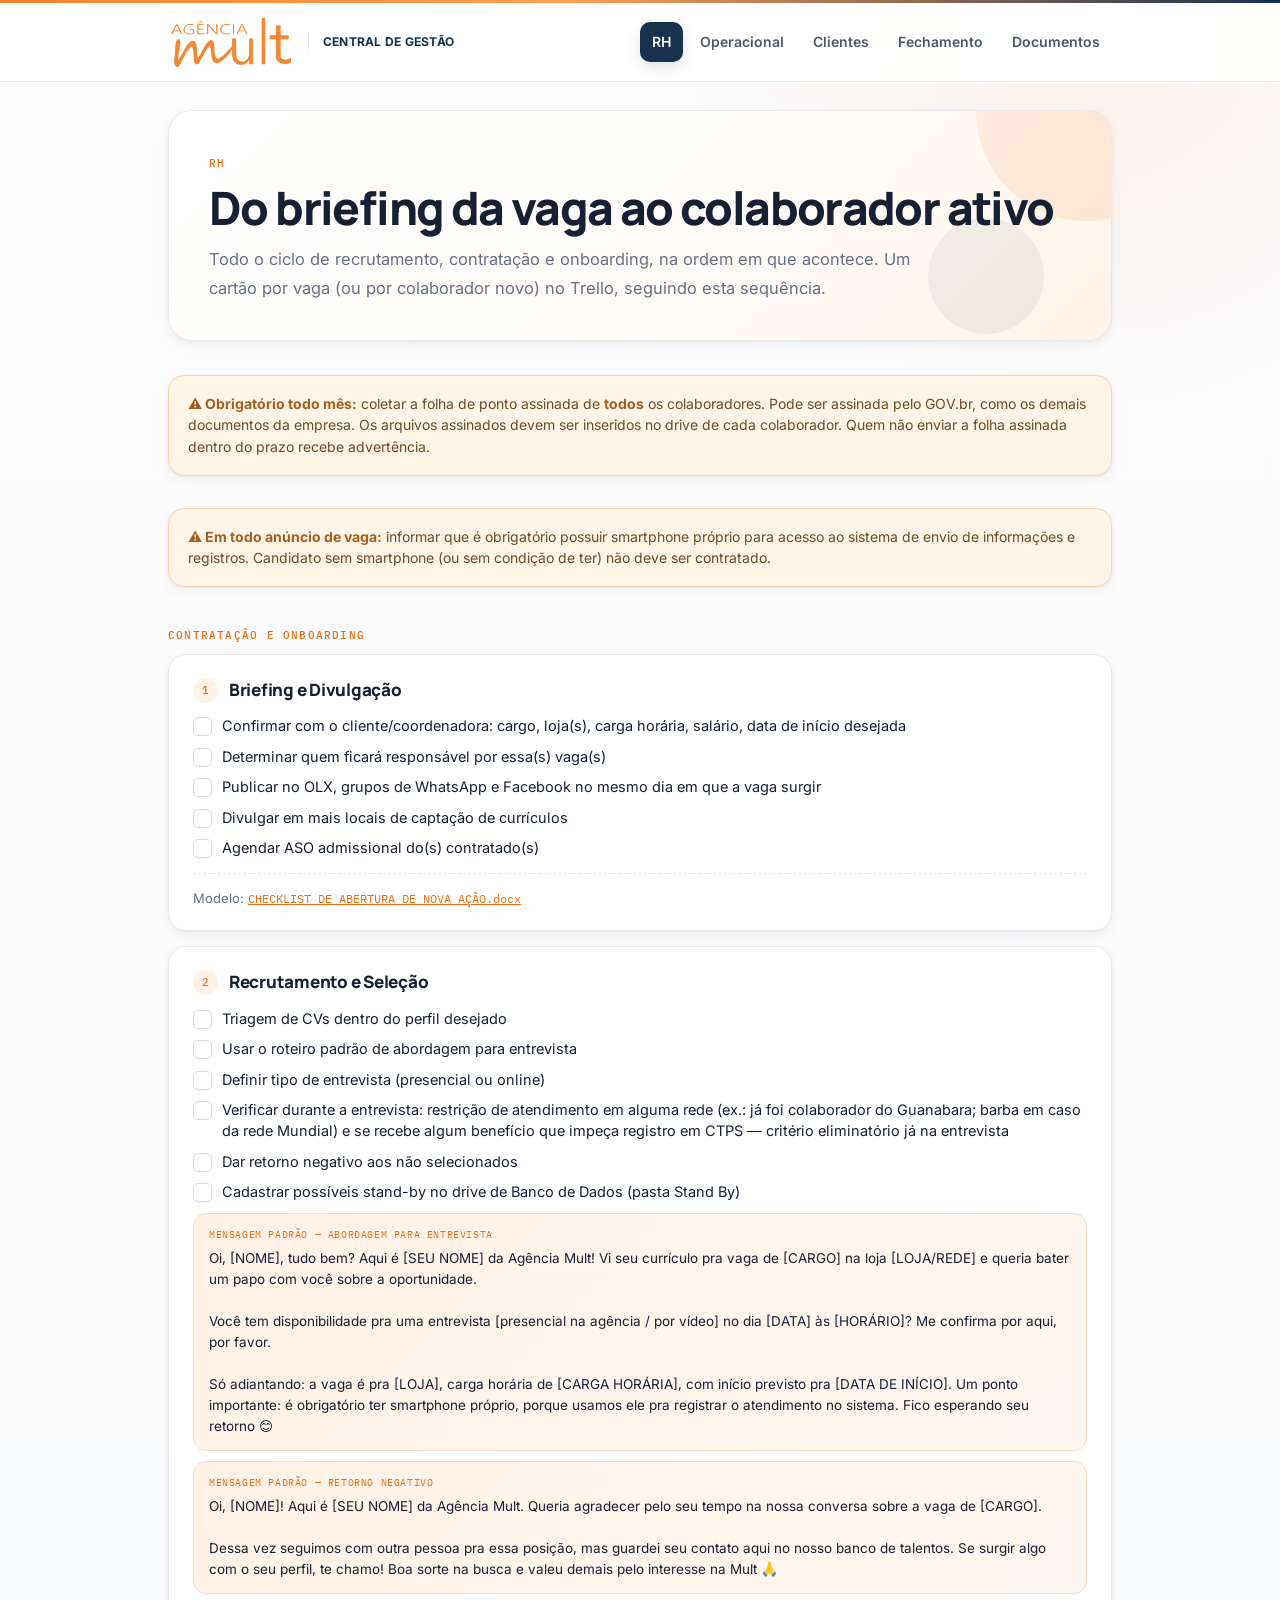
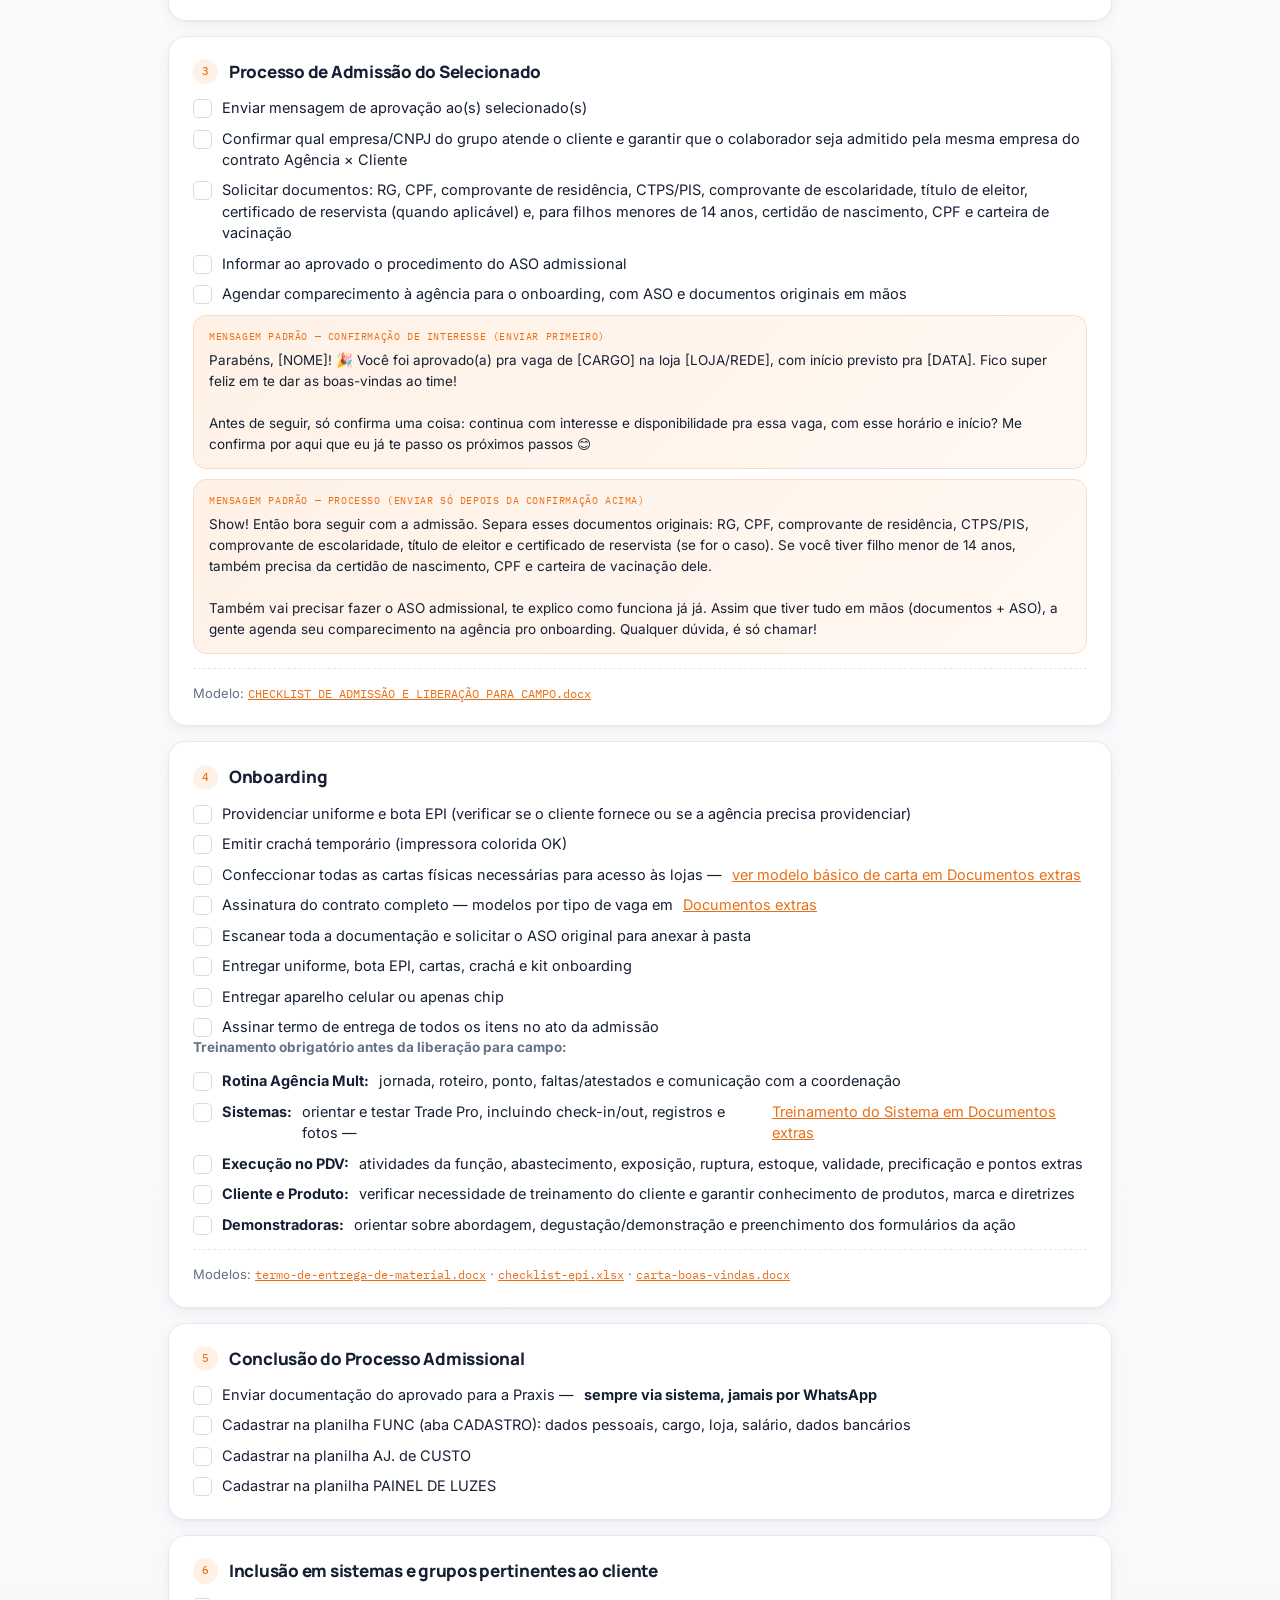
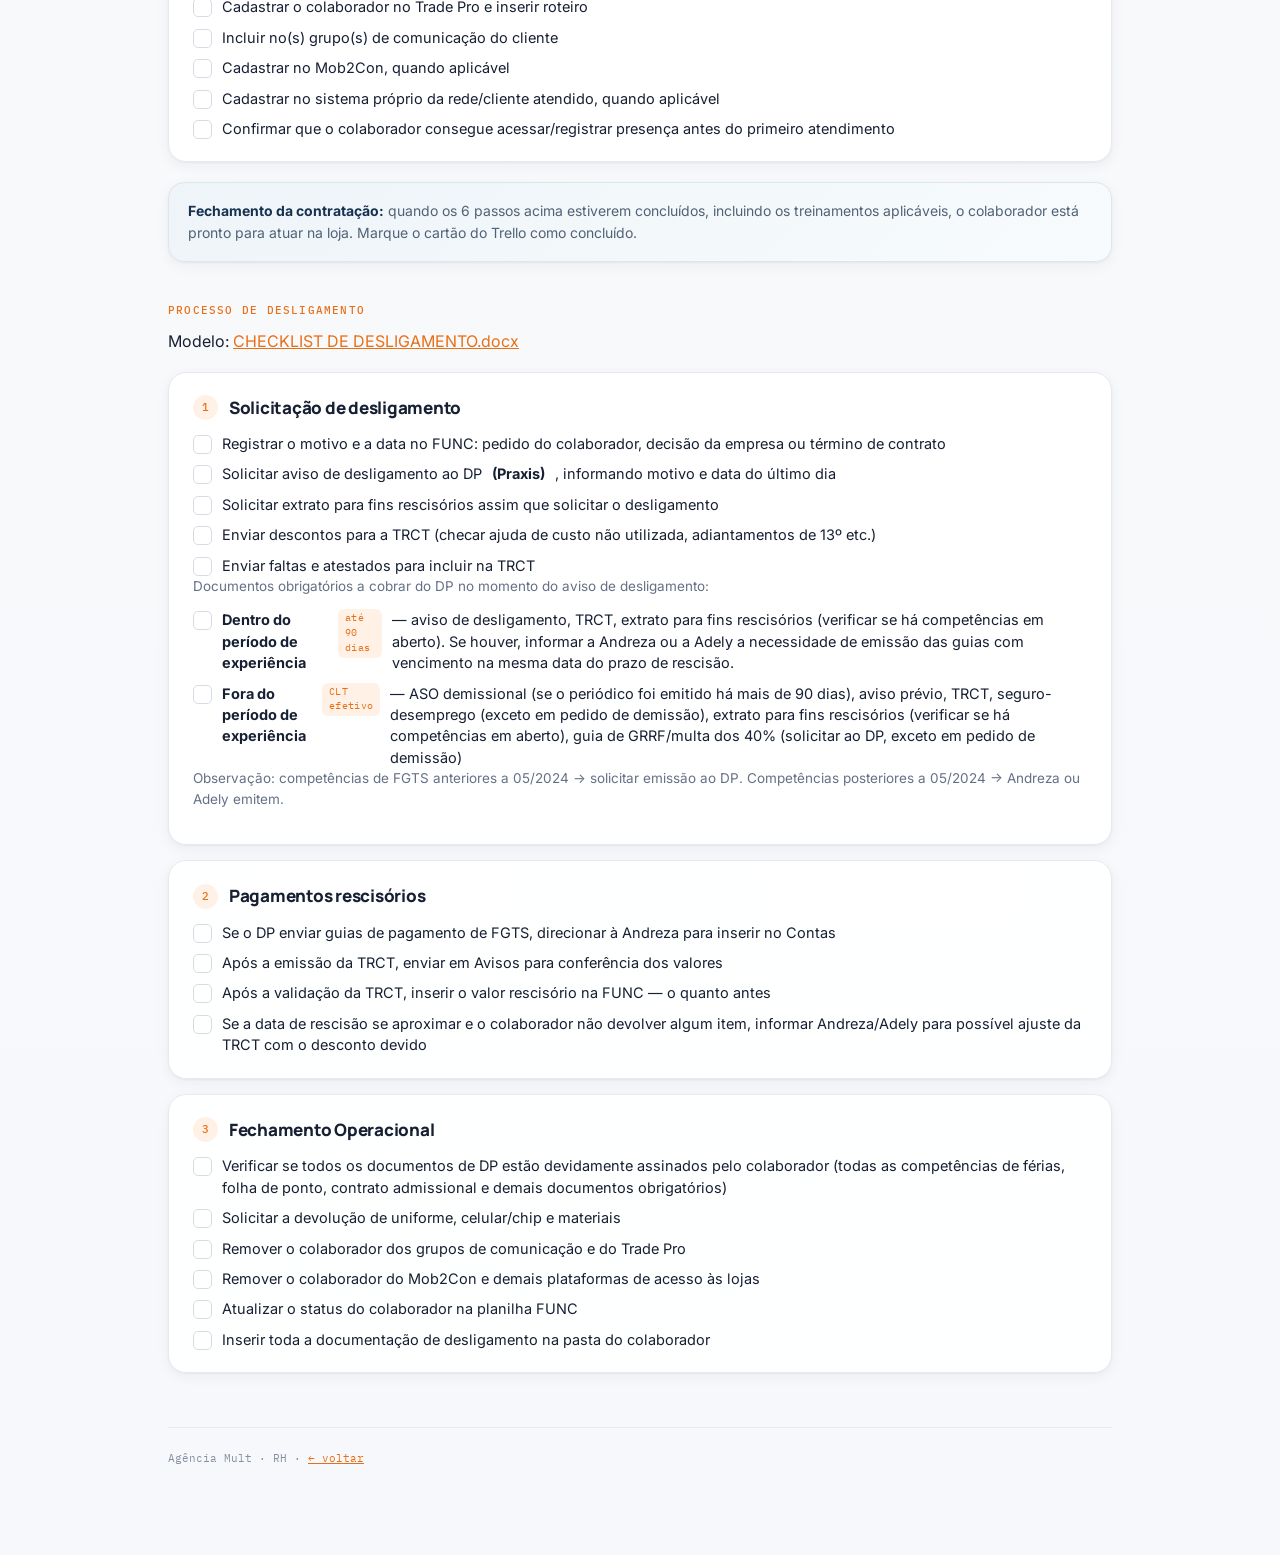
<file: rh.html>
<!doctype html>
<html lang="pt-BR">
<head>
<meta charset="utf-8">
<meta name="viewport" content="width=device-width, initial-scale=1">
<title>RH — Processos Agência Mult</title>
<link rel="stylesheet" href="assets/style.css">
</head>
<body>

<nav class="top"><div class="wrap"><a class="brand brand-logo" href="index.html"><img src="assets/logo-agencia-mult.png" alt="Agência Mult"><span class="brand-title">Central de Gestão</span></a><div class="links"><a href="rh.html" class="active">RH</a><a href="operacional.html">Operacional</a><a href="clientes.html">Clientes</a><a href="fechamento-mensal.html">Fechamento</a><a href="documentos-extras.html">Documentos</a></div></div></nav>

<div class="wrap">
  <header class="page">
    <span class="eyebrow">RH</span>
    <h1>Do briefing da vaga ao colaborador ativo</h1>
    <p class="lead">Todo o ciclo de recrutamento, contratação e onboarding, na ordem em que acontece. Um cartão por vaga (ou por colaborador novo) no Trello, seguindo esta sequência.</p>
  </header>

  <div class="callout warn"><b>⚠ Obrigatório todo mês:</b> coletar a folha de ponto assinada de <b>todos</b> os colaboradores. Pode ser assinada pelo GOV.br, como os demais documentos da empresa. Os arquivos assinados devem ser inseridos no drive de cada colaborador. Quem não enviar a folha assinada dentro do prazo recebe advertência.</div>

  <div class="callout warn"><b>⚠ Em todo anúncio de vaga:</b> informar que é obrigatório possuir smartphone próprio para acesso ao sistema de envio de informações e registros. Candidato sem smartphone (ou sem condição de ter) não deve ser contratado.</div>

  <div class="section-label">Contratação e onboarding</div>

  <div class="step">
    <div class="step-head"><span class="step-num">1</span><h3>Briefing e Divulgação</h3></div>
    <ul class="check">
      <li>Confirmar com o cliente/coordenadora: cargo, loja(s), carga horária, salário, data de início desejada</li>
      <li>Determinar quem ficará responsável por essa(s) vaga(s)</li>
      <li>Publicar no OLX, grupos de WhatsApp e Facebook no mesmo dia em que a vaga surgir</li>
      <li>Divulgar em mais locais de captação de currículos</li>
      <li>Agendar ASO admissional do(s) contratado(s)</li>
    </ul>
    <div class="files">Modelo: <a href="modelos/checklists-modelos-operacionais/03_Checklist_Abertura_Nova_Acao.docx">CHECKLIST DE ABERTURA DE NOVA AÇÃO.docx</a></div>
  </div>

  <div class="step">
    <div class="step-head"><span class="step-num">2</span><h3>Recrutamento e Seleção</h3></div>
    <ul class="check">
      <li>Triagem de CVs dentro do perfil desejado</li>
      <li>Usar o roteiro padrão de abordagem para entrevista</li>
      <li>Definir tipo de entrevista (presencial ou online)</li>
      <li>Verificar durante a entrevista: restrição de atendimento em alguma rede (ex.: já foi colaborador do Guanabara; barba em caso da rede Mundial) e se recebe algum benefício que impeça registro em CTPS — critério eliminatório já na entrevista</li>
      <li>Dar retorno negativo aos não selecionados</li>
      <li>Cadastrar possíveis stand-by no drive de Banco de Dados (pasta Stand By)</li>
    </ul>
    <div class="msg"><span class="msg-label">Mensagem padrão — abordagem para entrevista</span>Oi, [NOME], tudo bem? Aqui é [SEU NOME] da Agência Mult! Vi seu currículo pra vaga de [CARGO] na loja [LOJA/REDE] e queria bater um papo com você sobre a oportunidade.<br><br>Você tem disponibilidade pra uma entrevista [presencial na agência / por vídeo] no dia [DATA] às [HORÁRIO]? Me confirma por aqui, por favor.<br><br>Só adiantando: a vaga é pra [LOJA], carga horária de [CARGA HORÁRIA], com início previsto pra [DATA DE INÍCIO]. Um ponto importante: é obrigatório ter smartphone próprio, porque usamos ele pra registrar o atendimento no sistema. Fico esperando seu retorno 😊</div>
    <div class="msg"><span class="msg-label">Mensagem padrão — retorno negativo</span>Oi, [NOME]! Aqui é [SEU NOME] da Agência Mult. Queria agradecer pelo seu tempo na nossa conversa sobre a vaga de [CARGO].<br><br>Dessa vez seguimos com outra pessoa pra essa posição, mas guardei seu contato aqui no nosso banco de talentos. Se surgir algo com o seu perfil, te chamo! Boa sorte na busca e valeu demais pelo interesse na Mult 🙏</div>
  </div>

  <div class="step">
    <div class="step-head"><span class="step-num">3</span><h3>Processo de Admissão do Selecionado</h3></div>
    <ul class="check">
      <li>Enviar mensagem de aprovação ao(s) selecionado(s)</li>
      <li>Confirmar qual empresa/CNPJ do grupo atende o cliente e garantir que o colaborador seja admitido pela mesma empresa do contrato Agência × Cliente</li>
      <li>Solicitar documentos: RG, CPF, comprovante de residência, CTPS/PIS, comprovante de escolaridade, título de eleitor, certificado de reservista (quando aplicável) e, para filhos menores de 14 anos, certidão de nascimento, CPF e carteira de vacinação</li>
      <li>Informar ao aprovado o procedimento do ASO admissional</li>
      <li>Agendar comparecimento à agência para o onboarding, com ASO e documentos originais em mãos</li>
    </ul>
    <div class="msg"><span class="msg-label">Mensagem padrão — confirmação de interesse (enviar primeiro)</span>Parabéns, [NOME]! 🎉 Você foi aprovado(a) pra vaga de [CARGO] na loja [LOJA/REDE], com início previsto pra [DATA]. Fico super feliz em te dar as boas-vindas ao time!<br><br>Antes de seguir, só confirma uma coisa: continua com interesse e disponibilidade pra essa vaga, com esse horário e início? Me confirma por aqui que eu já te passo os próximos passos 😊</div>
    <div class="msg"><span class="msg-label">Mensagem padrão — processo (enviar só depois da confirmação acima)</span>Show! Então bora seguir com a admissão. Separa esses documentos originais: RG, CPF, comprovante de residência, CTPS/PIS, comprovante de escolaridade, título de eleitor e certificado de reservista (se for o caso). Se você tiver filho menor de 14 anos, também precisa da certidão de nascimento, CPF e carteira de vacinação dele.<br><br>Também vai precisar fazer o ASO admissional, te explico como funciona já já. Assim que tiver tudo em mãos (documentos + ASO), a gente agenda seu comparecimento na agência pro onboarding. Qualquer dúvida, é só chamar!</div>
    <div class="files">Modelo: <a href="modelos/checklists-modelos-operacionais/01_Checklist_Admissao_Liberacao_Campo.docx">CHECKLIST DE ADMISSÃO E LIBERAÇÃO PARA CAMPO.docx</a></div>
  </div>

  <div class="step">
    <div class="step-head"><span class="step-num">4</span><h3>Onboarding</h3></div>
    <ul class="check">
      <li>Providenciar uniforme e bota EPI (verificar se o cliente fornece ou se a agência precisa providenciar)</li>
      <li>Emitir crachá temporário (impressora colorida OK)</li>
      <li>Confeccionar todas as cartas físicas necessárias para acesso às lojas — <a href="documentos-extras.html#modelo-carta-basica">ver modelo básico de carta em Documentos extras</a></li>
      <li>Assinatura do contrato completo — modelos por tipo de vaga em <a href="documentos-extras.html">Documentos extras</a></li>
      <li>Escanear toda a documentação e solicitar o ASO original para anexar à pasta</li>
      <li>Entregar uniforme, bota EPI, cartas, crachá e kit onboarding</li>
      <li>Entregar aparelho celular ou apenas chip</li>
      <li>Assinar termo de entrega de todos os itens no ato da admissão</li>
    </ul>
    <p class="note"><b>Treinamento obrigatório antes da liberação para campo:</b></p>
    <ul class="check">
      <li><b>Rotina Agência Mult:</b> jornada, roteiro, ponto, faltas/atestados e comunicação com a coordenação</li>
      <li><b>Sistemas:</b> orientar e testar Trade Pro, incluindo check-in/out, registros e fotos — <a href="documentos-extras.html#treinamento-sistema">Treinamento do Sistema em Documentos extras</a></li>
      <li><b>Execução no PDV:</b> atividades da função, abastecimento, exposição, ruptura, estoque, validade, precificação e pontos extras</li>
      <li><b>Cliente e Produto:</b> verificar necessidade de treinamento do cliente e garantir conhecimento de produtos, marca e diretrizes</li>
      <li><b>Demonstradoras:</b> orientar sobre abordagem, degustação/demonstração e preenchimento dos formulários da ação</li>
    </ul>
    <div class="files">Modelos: <a href="modelos/rh/termo-de-entrega-de-material.docx">termo-de-entrega-de-material.docx</a> · <a href="modelos/rh/checklist-epi.xlsx">checklist-epi.xlsx</a> · <a href="modelos/rh/carta-boas-vindas.docx">carta-boas-vindas.docx</a></div>
  </div>

  <div class="step">
    <div class="step-head"><span class="step-num">5</span><h3>Conclusão do Processo Admissional</h3></div>
    <ul class="check">
      <li>Enviar documentação do aprovado para a Praxis — <b>sempre via sistema, jamais por WhatsApp</b></li>
      <li>Cadastrar na planilha FUNC (aba CADASTRO): dados pessoais, cargo, loja, salário, dados bancários</li>
      <li>Cadastrar na planilha AJ. de CUSTO</li>
      <li>Cadastrar na planilha PAINEL DE LUZES</li>
    </ul>
  </div>

  <div class="step">
    <div class="step-head"><span class="step-num">6</span><h3>Inclusão em sistemas e grupos pertinentes ao cliente</h3></div>
    <ul class="check">
      <li>Cadastrar o colaborador no Trade Pro e inserir roteiro</li>
      <li>Incluir no(s) grupo(s) de comunicação do cliente</li>
      <li>Cadastrar no Mob2Con, quando aplicável</li>
      <li>Cadastrar no sistema próprio da rede/cliente atendido, quando aplicável</li>
      <li>Confirmar que o colaborador consegue acessar/registrar presença antes do primeiro atendimento</li>
    </ul>
  </div>

  <div class="callout"><b>Fechamento da contratação:</b> quando os 6 passos acima estiverem concluídos, incluindo os treinamentos aplicáveis, o colaborador está pronto para atuar na loja. Marque o cartão do Trello como concluído.</div>

  <div class="section-label">Processo de Desligamento</div>

  <div class="files" style="margin-bottom:18px">Modelo: <a href="modelos/checklists-modelos-operacionais/02_Checklist_Desligamento.docx">CHECKLIST DE DESLIGAMENTO.docx</a></div>

  <div class="step">
    <div class="step-head"><span class="step-num">1</span><h3>Solicitação de desligamento</h3></div>
    <ul class="check">
      <li>Registrar o motivo e a data no FUNC: pedido do colaborador, decisão da empresa ou término de contrato</li>
      <li>Solicitar aviso de desligamento ao DP <b>(Praxis)</b>, informando motivo e data do último dia</li>
      <li>Solicitar extrato para fins rescisórios assim que solicitar o desligamento</li>
      <li>Enviar descontos para a TRCT (checar ajuda de custo não utilizada, adiantamentos de 13º etc.)</li>
      <li>Enviar faltas e atestados para incluir na TRCT</li>
    </ul>
    <p class="note">Documentos obrigatórios a cobrar do DP no momento do aviso de desligamento:</p>
    <ul class="check">
      <li><b>Dentro do período de experiência</b> <span class="tag">até 90 dias</span> — aviso de desligamento, TRCT, extrato para fins rescisórios (verificar se há competências em aberto). Se houver, informar a Andreza ou a Adely a necessidade de emissão das guias com vencimento na mesma data do prazo de rescisão.</li>
      <li><b>Fora do período de experiência</b> <span class="tag">CLT efetivo</span> — ASO demissional (se o periódico foi emitido há mais de 90 dias), aviso prévio, TRCT, seguro-desemprego (exceto em pedido de demissão), extrato para fins rescisórios (verificar se há competências em aberto), guia de GRRF/multa dos 40% (solicitar ao DP, exceto em pedido de demissão)</li>
    </ul>
    <p class="note">Observação: competências de FGTS anteriores a 05/2024 → solicitar emissão ao DP. Competências posteriores a 05/2024 → Andreza ou Adely emitem.</p>
  </div>

  <div class="step">
    <div class="step-head"><span class="step-num">2</span><h3>Pagamentos rescisórios</h3></div>
    <ul class="check">
      <li>Se o DP enviar guias de pagamento de FGTS, direcionar à Andreza para inserir no Contas</li>
      <li>Após a emissão da TRCT, enviar em Avisos para conferência dos valores</li>
      <li>Após a validação da TRCT, inserir o valor rescisório na FUNC — o quanto antes</li>
      <li>Se a data de rescisão se aproximar e o colaborador não devolver algum item, informar Andreza/Adely para possível ajuste da TRCT com o desconto devido</li>
    </ul>
  </div>

  <div class="step">
    <div class="step-head"><span class="step-num">3</span><h3>Fechamento Operacional</h3></div>
    <ul class="check">
      <li>Verificar se todos os documentos de DP estão devidamente assinados pelo colaborador (todas as competências de férias, folha de ponto, contrato admissional e demais documentos obrigatórios)</li>
      <li>Solicitar a devolução de uniforme, celular/chip e materiais</li>
      <li>Remover o colaborador dos grupos de comunicação e do Trade Pro</li>
      <li>Remover o colaborador do Mob2Con e demais plataformas de acesso às lojas</li>
      <li>Atualizar o status do colaborador na planilha FUNC</li>
      <li>Inserir toda a documentação de desligamento na pasta do colaborador</li>
    </ul>
  </div>

  <footer class="page">Agência Mult · RH · <a href="index.html">← voltar</a></footer>
</div>

</body>
</html>
</file>
<file: assets/style.css>
@import url('https://fonts.googleapis.com/css2?family=Inter:wght@400;500;600;700&family=Manrope:wght@600;700;800&family=IBM+Plex+Mono:wght@400;500&display=swap');

:root{
  --bg:#f7f8fb;
  --surface:#ffffff;
  --surface-2:#fff8f3;
  --text:#172033;
  --text-dim:#657086;
  --border:#e7e9ee;
  --accent:#f5822c;
  --accent-strong:#e96f17;
  --accent-soft:#fff1e6;
  --navy:#16324f;
  --navy-soft:#eef4f8;
  --good:#2f7d57;
  --good-bg:#eaf6ef;
  --warn:#a45f20;
  --warn-bg:#fff4e5;
  --shadow-sm:0 1px 2px rgba(20,32,51,.05),0 4px 14px rgba(20,32,51,.05);
  --shadow:0 12px 30px rgba(29,45,70,.08);
  --shadow-hover:0 18px 42px rgba(29,45,70,.13);
  --radius:18px;
}

*{box-sizing:border-box}
html{scroll-behavior:smooth}
body{
  margin:0;
  background:
    radial-gradient(circle at 85% 0%, rgba(245,130,44,.09), transparent 26rem),
    linear-gradient(180deg,#fbfbfc 0,#f7f8fb 100%);
  color:var(--text);
  font-family:'Inter',ui-sans-serif,system-ui,-apple-system,BlinkMacSystemFont,'Segoe UI',sans-serif;
  -webkit-font-smoothing:antialiased;
  line-height:1.55;
  font-size:16px;
}
a{color:var(--accent-strong)}
button,input,select,textarea{font:inherit}
.wrap{max-width:1000px;margin:0 auto;padding:0 28px 88px}
.wrap.wide{max-width:1220px}

/* Navegação */
nav.top{
  position:sticky;top:0;z-index:50;
  background:rgba(255,255,255,.92);
  backdrop-filter:blur(16px);
  -webkit-backdrop-filter:blur(16px);
  border-bottom:1px solid rgba(231,233,238,.9);
  box-shadow:0 1px 0 rgba(255,255,255,.7);
}
nav.top::before{content:"";display:block;height:3px;background:linear-gradient(90deg,var(--accent),#ff9d54 45%,var(--navy) 100%)}
nav.top .wrap{padding:0 28px;height:78px;display:flex;align-items:center;justify-content:space-between;gap:22px}
.brand-logo{display:flex;align-items:center;gap:14px;text-decoration:none;min-width:max-content}
.brand-logo img{display:block;width:126px;height:49px;object-fit:contain}
.brand-logo .brand-title{font-size:12px;font-weight:700;color:var(--navy);border-left:1px solid var(--border);padding-left:14px;letter-spacing:.02em;text-transform:uppercase;white-space:nowrap}
nav.top .links{display:flex;align-items:center;gap:5px;font-size:14px}
nav.top .links a{color:#4d586c;text-decoration:none;font-weight:600;padding:9px 12px;border-radius:10px;transition:.18s ease;border:0}
nav.top .links a:hover{color:var(--accent-strong);background:var(--accent-soft)}
nav.top .links a.active{color:#fff;background:var(--navy);box-shadow:0 5px 14px rgba(22,50,79,.15)}

/* Cabeçalhos */
header.page{
  position:relative;
  margin:28px 0 34px;
  padding:38px 40px;
  overflow:hidden;
  border:1px solid rgba(231,233,238,.95);
  border-radius:24px;
  background:linear-gradient(135deg,#fff 0%,#fffaf6 66%,#fff2e7 100%);
  box-shadow:var(--shadow-sm);
}
header.page::after{content:"";position:absolute;width:220px;height:220px;border-radius:50%;right:-85px;top:-110px;background:rgba(245,130,44,.12);box-shadow:-100px 165px 0 -52px rgba(22,50,79,.06)}
.eyebrow{position:relative;z-index:1;font-family:'IBM Plex Mono',monospace;font-size:11px;letter-spacing:.12em;text-transform:uppercase;color:var(--accent-strong);font-weight:500}
h1,h2,h3{font-family:'Manrope','Inter',sans-serif;color:var(--text)}
h1{position:relative;z-index:1;font-weight:800;font-size:clamp(30px,4.5vw,46px);line-height:1.08;margin:9px 0 13px;letter-spacing:-.035em;max-width:900px}
p.lead{position:relative;z-index:1;color:var(--text-dim);font-size:16.5px;max-width:72ch;line-height:1.7;margin:0}

/* Home */
.quick-grid{display:grid;grid-template-columns:repeat(3,1fr);gap:14px;margin:0 0 28px}
.quick{position:relative;overflow:hidden;background:rgba(255,255,255,.88);border:1px solid var(--border);border-radius:16px;padding:18px 18px 18px 20px;box-shadow:var(--shadow-sm)}
.quick::before{content:"";position:absolute;left:0;top:0;bottom:0;width:4px;background:linear-gradient(180deg,var(--accent),#ffab6c)}
.quick b{display:block;font-family:'Manrope',sans-serif;font-size:14px;margin-bottom:5px;color:var(--navy)}
.quick span{font-size:13px;color:var(--text-dim);line-height:1.5}
.home-grid{display:grid;grid-template-columns:repeat(2,1fr);gap:16px;margin:0 0 34px}
.home-grid.five{grid-template-columns:repeat(2,1fr)}
.home-grid.five .home-card:last-child{grid-column:1/-1}
.home-card{position:relative;display:block;overflow:hidden;background:var(--surface);border:1px solid var(--border);border-radius:20px;box-shadow:var(--shadow-sm);padding:25px 24px;text-decoration:none;color:var(--text);transition:transform .2s ease,box-shadow .2s ease,border-color .2s ease}
.home-card::after{content:"→";position:absolute;right:22px;top:22px;width:32px;height:32px;border-radius:10px;display:grid;place-items:center;color:var(--accent-strong);background:var(--accent-soft);font-weight:700;transition:.2s ease}
.home-card:hover{transform:translateY(-4px);box-shadow:var(--shadow-hover);border-color:#f4c7a7}
.home-card:hover::after{transform:translateX(3px);background:var(--accent);color:#fff}
.home-card .icon{width:46px;height:46px;display:grid;place-items:center;border-radius:14px;background:linear-gradient(135deg,var(--accent-soft),#fff8f2);font-size:23px;border:1px solid #f8ddc9}
.home-card h2{font-size:20px;font-weight:800;margin:14px 46px 7px 0;letter-spacing:-.02em}
.home-card p{color:var(--text-dim);font-size:14px;margin:0;line-height:1.6;max-width:60ch}

/* Seções e cards */
.section-label{font-family:'IBM Plex Mono',monospace;font-size:11px;letter-spacing:.11em;text-transform:uppercase;color:var(--accent-strong);margin:40px 0 10px;font-weight:500}
.section-label:first-of-type{margin-top:0}
.step,.client-card{background:rgba(255,255,255,.94);border:1px solid var(--border);border-radius:var(--radius);box-shadow:var(--shadow-sm)}
.step{padding:22px 24px;margin-bottom:15px}
.step-head{display:flex;align-items:center;gap:11px;margin-bottom:12px}
.step-num{font-family:'IBM Plex Mono',monospace;font-size:11px;color:var(--accent-strong);background:var(--accent-soft);border-radius:999px;padding:4px 9px;flex:none;font-weight:500}
.step h3{font-weight:800;font-size:17px;margin:0;letter-spacing:-.015em}
.step p.note{color:var(--text-dim);font-size:13.5px;margin:0 0 12px}
ul.check{list-style:none;margin:0;padding:0;display:flex;flex-direction:column;gap:9px}
ul.check li{display:flex;align-items:flex-start;gap:10px;font-size:14.5px;line-height:1.48}
ul.check li::before{content:"";flex:none;width:17px;height:17px;margin-top:2px;border:1.5px solid #d7dce4;border-radius:5px;background:#fff;box-shadow:inset 0 0 0 3px #fff}
ul.check li:hover::before{border-color:var(--accent)}
ul.check li b{font-weight:700}.tag{display:inline-block;font-family:'IBM Plex Mono',monospace;font-size:10px;letter-spacing:.03em;color:var(--accent-strong);background:var(--accent-soft);padding:2px 7px;border-radius:6px;margin-left:6px}.tag.warn{color:var(--warn);background:var(--warn-bg)}
.step .files{margin-top:14px;padding-top:14px;border-top:1px dashed var(--border);font-size:13px;color:var(--text-dim)}
.step .files a{font-family:'IBM Plex Mono',monospace;font-size:12px}
.callout{background:linear-gradient(135deg,var(--navy-soft),#f7fbfd);border:1px solid #dbe7ee;border-radius:16px;padding:17px 19px;font-size:14px;color:#526276;margin:20px 0 32px;box-shadow:var(--shadow-sm)}
.callout b{color:var(--navy)}.callout.warn{background:var(--warn-bg);border-color:#f2d6b0;color:#6b4b28}.callout.warn b{color:var(--warn)}
.placeholder{border:1.5px dashed #d9dde4;border-radius:16px;padding:18px 20px;color:var(--text-dim);font-size:14px;margin-bottom:14px;background:rgba(255,255,255,.55)}.placeholder b{color:var(--text)}

/* Tabelas */
.table-wrap{overflow-x:auto;margin-bottom:24px;border-radius:16px;box-shadow:var(--shadow-sm)}
table.ref{width:100%;border-collapse:separate;border-spacing:0;background:var(--surface);border:1px solid var(--border);border-radius:16px;overflow:hidden;font-size:14px;margin-bottom:24px}
.table-wrap table.ref{min-width:720px;margin-bottom:0}
table.ref th{text-align:left;background:#f7f8fa;font-family:'Inter',sans-serif;font-size:11px;letter-spacing:.055em;text-transform:uppercase;color:#667187;padding:12px 14px;font-weight:700}
table.ref td{padding:12px 14px;border-top:1px solid var(--border);vertical-align:top}table.ref tr:hover td{background:#fffaf6}
.msg{background:linear-gradient(135deg,var(--accent-soft),#fff8f2);border:1px solid #f8dcc8;border-radius:13px;padding:13px 15px;margin:10px 0 4px;font-size:13.5px;line-height:1.55;color:var(--text)}.msg .msg-label{display:block;font-family:'IBM Plex Mono',monospace;font-size:10px;text-transform:uppercase;letter-spacing:.06em;color:var(--accent-strong);margin-bottom:6px}

/* Clientes */
.client-hint{font-size:14px;color:var(--text-dim);margin:-6px 0 13px}
.client-nav{position:sticky;top:86px;z-index:20;display:flex;gap:8px;flex-wrap:wrap;margin:0 0 26px;padding:10px;background:rgba(247,248,251,.88);backdrop-filter:blur(10px);border:1px solid rgba(231,233,238,.9);border-radius:16px;box-shadow:var(--shadow-sm)}
.client-nav a{font-size:13px;text-decoration:none;background:transparent;border:1px solid transparent;border-radius:10px;padding:8px 12px;transition:.18s ease;color:#59657a;font-weight:600}
.client-nav a:hover{background:#fff;color:var(--accent-strong);border-color:#f2ded0}
.client-nav a.active{background:var(--navy);border-color:var(--navy);color:#fff;box-shadow:0 6px 14px rgba(22,50,79,.15)}
.client-view{display:none;animation:clientFade .2s ease}.client-view.active{display:block}@keyframes clientFade{from{opacity:.2;transform:translateY(5px)}to{opacity:1;transform:none}}
.client-card{padding:28px;margin:0 0 22px}.client-card h2{font-size:27px;font-weight:800;margin:0 0 5px;letter-spacing:-.03em}.meta{display:flex;gap:8px;flex-wrap:wrap;margin:12px 0 20px}.meta span{font-family:'Inter',sans-serif;font-size:11px;background:#f5f7f9;border:1px solid var(--border);padding:5px 9px;border-radius:999px;color:#617087;font-weight:600}
.client-card .compact,.client-card p.compact,.client-card ul.compact{font-size:14.5px;line-height:1.65}.compact{margin:0;padding-left:20px}.compact li{margin:5px 0}.deadline{font-weight:700;color:var(--accent-strong)}
.subcard{position:relative;border:1px solid var(--border);border-radius:14px;padding:16px 17px 16px 20px;margin:14px 0;background:#fff;box-shadow:0 2px 8px rgba(29,45,70,.035)}.subcard::before{content:"";position:absolute;left:0;top:14px;bottom:14px;width:4px;border-radius:0 5px 5px 0;background:linear-gradient(180deg,var(--accent),#ffad70)}.subcard h3{font-size:16px;font-weight:800;margin:0 0 7px}.status-note{font-size:11px;color:var(--text-dim);font-family:'IBM Plex Mono',monospace}

/* Calendário */
.calendar-toolbar{display:grid;grid-template-columns:auto 1fr auto;gap:14px;align-items:center;background:#fff;border:1px solid var(--border);border-radius:18px;padding:18px 20px;margin-bottom:14px;box-shadow:var(--shadow-sm)}
.calendar-toolbar h2{font-size:24px;font-weight:800;margin:0 0 3px}.calendar-toolbar p{margin:0;color:var(--text-dim);font-size:13px}.calendar-btn{width:43px;height:43px;border-radius:12px;border:1px solid var(--border);background:#f7f8fa;color:var(--navy);font-size:20px;cursor:pointer;transition:.18s ease}.calendar-btn:hover{background:var(--navy);color:#fff;border-color:var(--navy);transform:translateY(-1px)}
.calendar-windows{display:grid;grid-template-columns:1fr 1fr;gap:12px;margin-bottom:14px}.calendar-window{background:linear-gradient(135deg,#fff7f1,#fff);border:1px solid #f4dccb;border-radius:15px;padding:14px 16px;display:flex;flex-direction:column;gap:4px;font-size:13px;box-shadow:var(--shadow-sm)}.calendar-window b{color:var(--accent-strong);font-size:13px;margin-bottom:2px}.calendar-window span{color:var(--text)}
.calendar-scroll{overflow-x:auto;border-radius:16px;box-shadow:var(--shadow-sm)}.calendar-grid{display:grid;grid-template-columns:repeat(7,minmax(145px,1fr));min-width:1015px}.calendar-weekdays{background:#f7f8fa;border:1px solid var(--border);border-bottom:0;border-radius:16px 16px 0 0;overflow:hidden}.calendar-weekdays div{padding:10px;font-family:'Inter',sans-serif;font-size:10px;font-weight:700;text-transform:uppercase;letter-spacing:.05em;color:#7a8495;text-align:center;border-right:1px solid var(--border)}.calendar-weekdays div:last-child{border-right:0}
#calendarGrid{border-left:1px solid var(--border);border-top:1px solid var(--border);background:var(--border)}.calendar-day{min-height:154px;background:#fff;padding:9px;border-right:1px solid var(--border);border-bottom:1px solid var(--border)}.calendar-day.outside{background:#fafbfc;color:#b5bdc8}.calendar-day.today{box-shadow:inset 0 0 0 2px var(--accent);background:#fffaf6}.calendar-date{display:flex;align-items:center;justify-content:space-between;font-weight:700;font-size:13px;margin-bottom:7px}.calendar-date span{font-family:'IBM Plex Mono',monospace;font-size:8px;text-transform:uppercase;color:#fff;background:var(--accent);padding:2px 5px;border-radius:999px}.calendar-events{display:flex;flex-direction:column;gap:6px}.cal-event{border-left:3px solid var(--accent);background:var(--accent-soft);border-radius:7px;padding:6px 7px;line-height:1.25}.cal-event.weekly{border-left-color:var(--navy);background:var(--navy-soft)}.cal-event.deadline-event{border-left-color:var(--accent-strong)}.cal-event b{display:block;font-size:10.5px;color:var(--accent-strong)}.cal-event.weekly b{color:var(--navy)}.cal-event span{display:block;font-size:10.5px;color:var(--text);margin-top:2px}.cal-event small{display:block;font-size:9px;color:var(--text-dim);margin-top:3px}.calendar-conditional{margin:16px 0 26px;background:#fff;border:1px dashed #d8dce3;border-radius:15px;padding:15px 17px}.calendar-conditional h3{margin:0 0 5px;font-size:15px}.calendar-conditional p{margin:0;font-size:13px;color:var(--text-dim)}

footer.page{margin-top:54px;padding:22px 0 0;border-top:1px solid var(--border);font-size:11px;color:#8490a1;font-family:'IBM Plex Mono',monospace}

@media(max-width:760px){
  .wrap,.wrap.wide{padding-left:17px;padding-right:17px}
  nav.top .wrap{height:auto;padding-top:10px;padding-bottom:10px;align-items:flex-start;flex-wrap:wrap}
  .brand-logo img{width:102px;height:40px}.brand-logo .brand-title{font-size:10px}
  nav.top .links{gap:5px;font-size:12px;width:100%;overflow-x:auto;padding-bottom:2px;white-space:nowrap}
  nav.top .links a{padding:7px 9px}
  header.page{margin-top:18px;padding:28px 22px;border-radius:20px}
  h1{font-size:32px}
  .quick-grid,.home-grid,.home-grid.five{grid-template-columns:1fr}
  .home-grid.five .home-card:last-child{grid-column:auto}
  .client-nav{top:119px;overflow-x:auto;flex-wrap:nowrap;white-space:nowrap}
  .calendar-windows{grid-template-columns:1fr}.calendar-toolbar{grid-template-columns:auto 1fr auto}.calendar-toolbar p{display:none}
}
</file>
